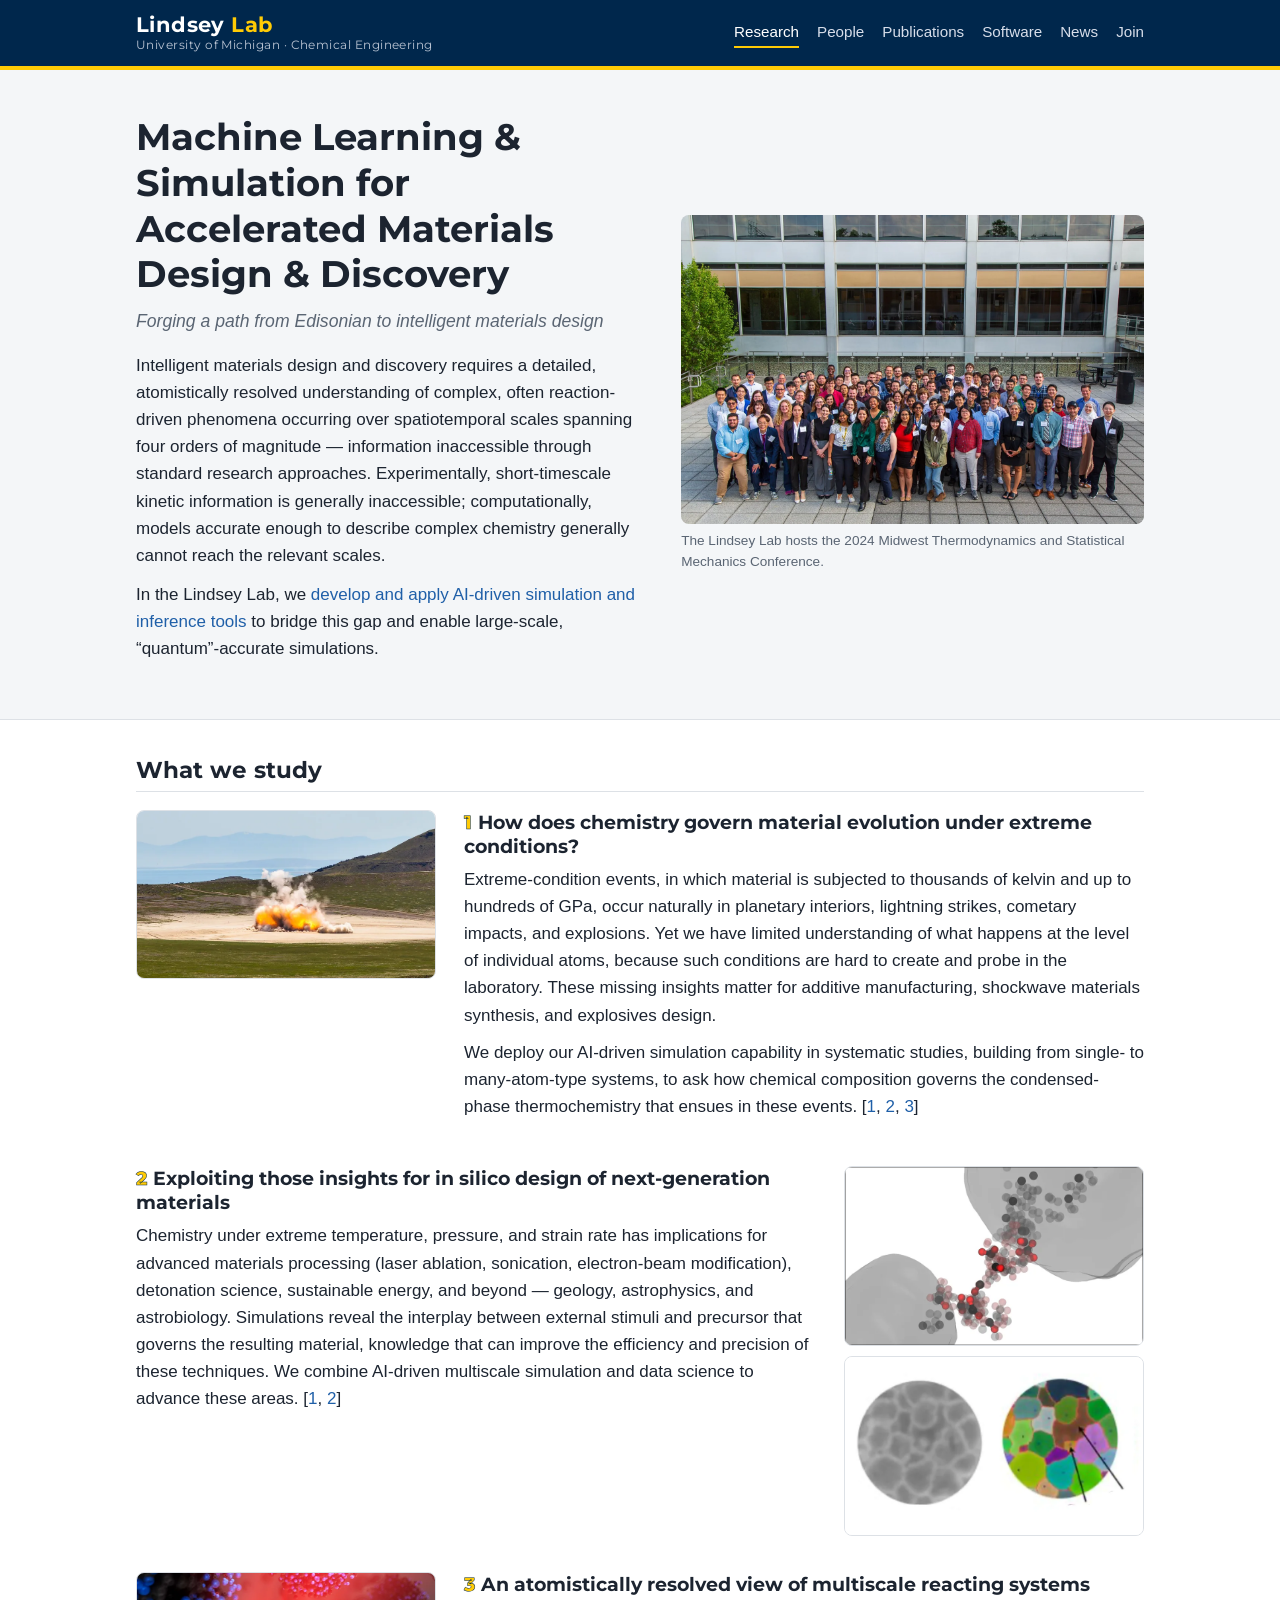
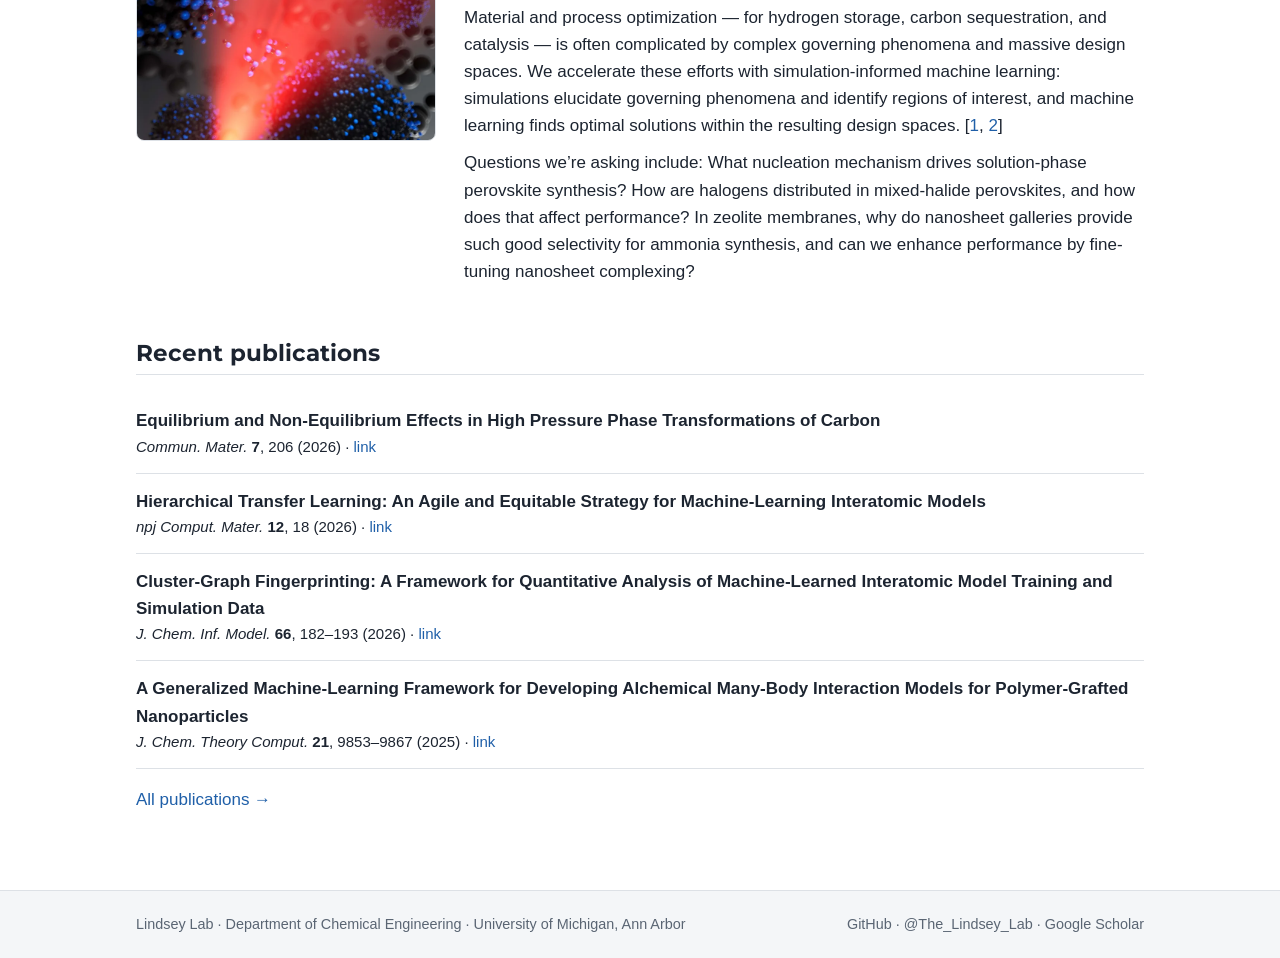
<file: index.html>
<!doctype html>
<html lang="en">
<head>
  <meta charset="utf-8">
  <meta name="viewport" content="width=device-width, initial-scale=1">
  <title>Lindsey Lab | University of Michigan</title>
  <meta name="description" content="The Lindsey Lab at the University of Michigan develops AI-driven simulation tools for chemistry and materials under extreme conditions.">
  <link rel="preconnect" href="https://fonts.googleapis.com">
  <link rel="preconnect" href="https://fonts.gstatic.com" crossorigin>
  <link href="https://fonts.googleapis.com/css2?family=Montserrat:wght@600;700;800&display=swap" rel="stylesheet">
  <link rel="stylesheet" href="css/style.css">
</head>
<body>

<header class="site-header">
  <div class="wrap">
    <a class="brand" href="index.html">Lindsey <span>Lab</span><small>University of Michigan &middot; Chemical Engineering</small></a>
    <nav class="site-nav">
      <a href="index.html" aria-current="page">Research</a>
      <a href="people.html">People</a>
      <a href="publications.html">Publications</a>
      <a href="software.html">Software</a>
      <a href="news.html">News</a>
      <a href="join.html">Join</a>
    </nav>
  </div>
</header>

<section class="hero">
  <div class="wrap">
    <div>
      <h1>Machine Learning &amp; Simulation for Accelerated Materials Design &amp; Discovery</h1>
      <p class="tagline">Forging a path from Edisonian to intelligent materials design</p>
      <p>
        Intelligent materials design and discovery requires a detailed, atomistically resolved
        understanding of complex, often reaction-driven phenomena occurring over spatiotemporal scales
        spanning four orders of magnitude &mdash; information inaccessible through standard research
        approaches. Experimentally, short-timescale kinetic information is generally inaccessible; computationally,
        models accurate enough to describe complex chemistry generally cannot reach the relevant scales.
      </p>
      <p>
        In the Lindsey Lab, we <a href="software.html">develop and apply AI-driven simulation and inference tools</a>
        to bridge this gap and enable large-scale, &ldquo;quantum&rdquo;-accurate simulations.
      </p>
    </div>
    <figure><img src="img/group/mtsm2024.webp" alt="Lindsey Lab group photo"><figcaption>The Lindsey Lab hosts the 2024 Midwest Thermodynamics and Statistical Mechanics Conference.</figcaption></figure>
  </div>
</section>

<main>
  <div class="wrap">

    <h2>What we study</h2>

    <div class="thrust">
      <div class="thrust-img">
        <img src="img/research/extreme-conditions.webp" alt="Explosive detonation test" loading="lazy">
      </div>
      <div>
        <h3><span class="num">1</span>How does chemistry govern material evolution under extreme conditions?</h3>
        <p>
          Extreme-condition events, in which material is subjected to thousands of kelvin and up to hundreds of
          GPa, occur naturally in planetary interiors, lightning strikes, cometary impacts, and explosions. Yet we
          have limited understanding of what happens at the level of individual atoms, because such conditions are
          hard to create and probe in the laboratory. These missing insights matter for additive manufacturing,
          shockwave materials synthesis, and explosives design.
        </p>
        <p>
          We deploy our AI-driven simulation capability in systematic studies, building from single- to
          many-atom-type systems, to ask how chemical composition governs the condensed-phase thermochemistry
          that ensues in these events.
          [<a href="https://doi.org/10.1063/5.0157238">1</a>,
          <a href="https://doi.org/10.1039/C9SC00155G">2</a>,
          <a href="https://doi.org/10.1021/acs.jctc.7b00867">3</a>]
        </p>
      </div>
    </div>

    <div class="thrust">
      <div class="thrust-img">
        <img src="img/research/nanocarbon-clusters.webp" alt="Simulated carbon nanoparticle clusters and microstructure analysis" loading="lazy">
        <img src="img/research/microstructure.webp" alt="Simulated carbon nanoparticle clusters and microstructure analysis" loading="lazy">
      </div>
      <div>
        <h3><span class="num">2</span>Exploiting those insights for in silico design of next-generation materials</h3>
        <p>
          Chemistry under extreme temperature, pressure, and strain rate has implications for advanced materials
          processing (laser ablation, sonication, electron-beam modification), detonation science, sustainable
          energy, and beyond &mdash; geology, astrophysics, and astrobiology. Simulations reveal the interplay
          between external stimuli and precursor that governs the resulting material, knowledge that can improve
          the efficiency and precision of these techniques. We combine AI-driven multiscale simulation and data
          science to advance these areas.
          [<a href="https://doi.org/10.1038/s41467-019-14034-z">1</a>,
          <a href="https://doi.org/10.1038/s41467-022-29024-x">2</a>]
        </p>
      </div>
    </div>

    <div class="thrust">
      <div class="thrust-img">
        <img src="img/research/carbon-oxygen.webp" alt="Carbon condensation in a shocked carbon/oxygen system" loading="lazy">
      </div>
      <div>
        <h3><span class="num">3</span>An atomistically resolved view of multiscale reacting systems</h3>
        <p>
          Material and process optimization &mdash; for hydrogen storage, carbon sequestration, and catalysis
          &mdash; is often complicated by complex governing phenomena and massive design spaces. We accelerate these
          efforts with simulation-informed machine learning: simulations elucidate governing phenomena and identify
          regions of interest, and machine learning finds optimal solutions within the resulting design spaces.
          [<a href="https://www.osti.gov/biblio/1662036">1</a>,
          <a href="https://doi.org/10.1038/s41467-022-29024-x">2</a>]
        </p>
        <p>
          Questions we&rsquo;re asking include: What nucleation mechanism drives solution-phase perovskite synthesis?
          How are halogens distributed in mixed-halide perovskites, and how does that affect performance? In zeolite
          membranes, why do nanosheet galleries provide such good selectivity for ammonia synthesis, and can we
          enhance performance by fine-tuning nanosheet complexing?
        </p>
      </div>
    </div>

    <h2>Recent publications</h2>
    <ul class="pubs">
      <li class="noimg"><div><div class="title">Equilibrium and Non-Equilibrium Effects in High Pressure Phase Transformations of Carbon</div><div class="venue"><em>Commun. Mater.</em> <b>7</b>, 206 (2026) &middot; <a href="https://doi.org/10.1038/s43246-026-01179-w">link</a></div></div></li>
      <li class="noimg"><div><div class="title">Hierarchical Transfer Learning: An Agile and Equitable Strategy for Machine-Learning Interatomic Models</div><div class="venue"><em>npj Comput. Mater.</em> <b>12</b>, 18 (2026) &middot; <a href="https://doi.org/10.1038/s41524-025-01863-4">link</a></div></div></li>
      <li class="noimg"><div><div class="title">Cluster-Graph Fingerprinting: A Framework for Quantitative Analysis of Machine-Learned Interatomic Model Training and Simulation Data</div><div class="venue"><em>J. Chem. Inf. Model.</em> <b>66</b>, 182&ndash;193 (2026) &middot; <a href="https://doi.org/10.1021/acs.jcim.5c02179">link</a></div></div></li>
      <li class="noimg"><div><div class="title">A Generalized Machine-Learning Framework for Developing Alchemical Many-Body Interaction Models for Polymer-Grafted Nanoparticles</div><div class="venue"><em>J. Chem. Theory Comput.</em> <b>21</b>, 9853&ndash;9867 (2025) &middot; <a href="https://doi.org/10.1021/acs.jctc.5c00901">link</a></div></div></li>
    </ul>
    <p><a href="publications.html">All publications &rarr;</a></p>

  </div>
</main>

<footer class="site-footer">
  <div class="wrap">
    <span>Lindsey Lab &middot; Department of Chemical Engineering &middot; University of Michigan, Ann Arbor</span>
    <span>
      <a href="https://github.com/LindseyLab-umich">GitHub</a> &middot;
      <a href="https://x.com/The_Lindsey_Lab">@The_Lindsey_Lab</a> &middot;
      <a href="https://scholar.google.com/citations?user=S1kLwmQAAAAJ">Google Scholar</a>
    </span>
  </div>
</footer>

</body>
</html>
</file>
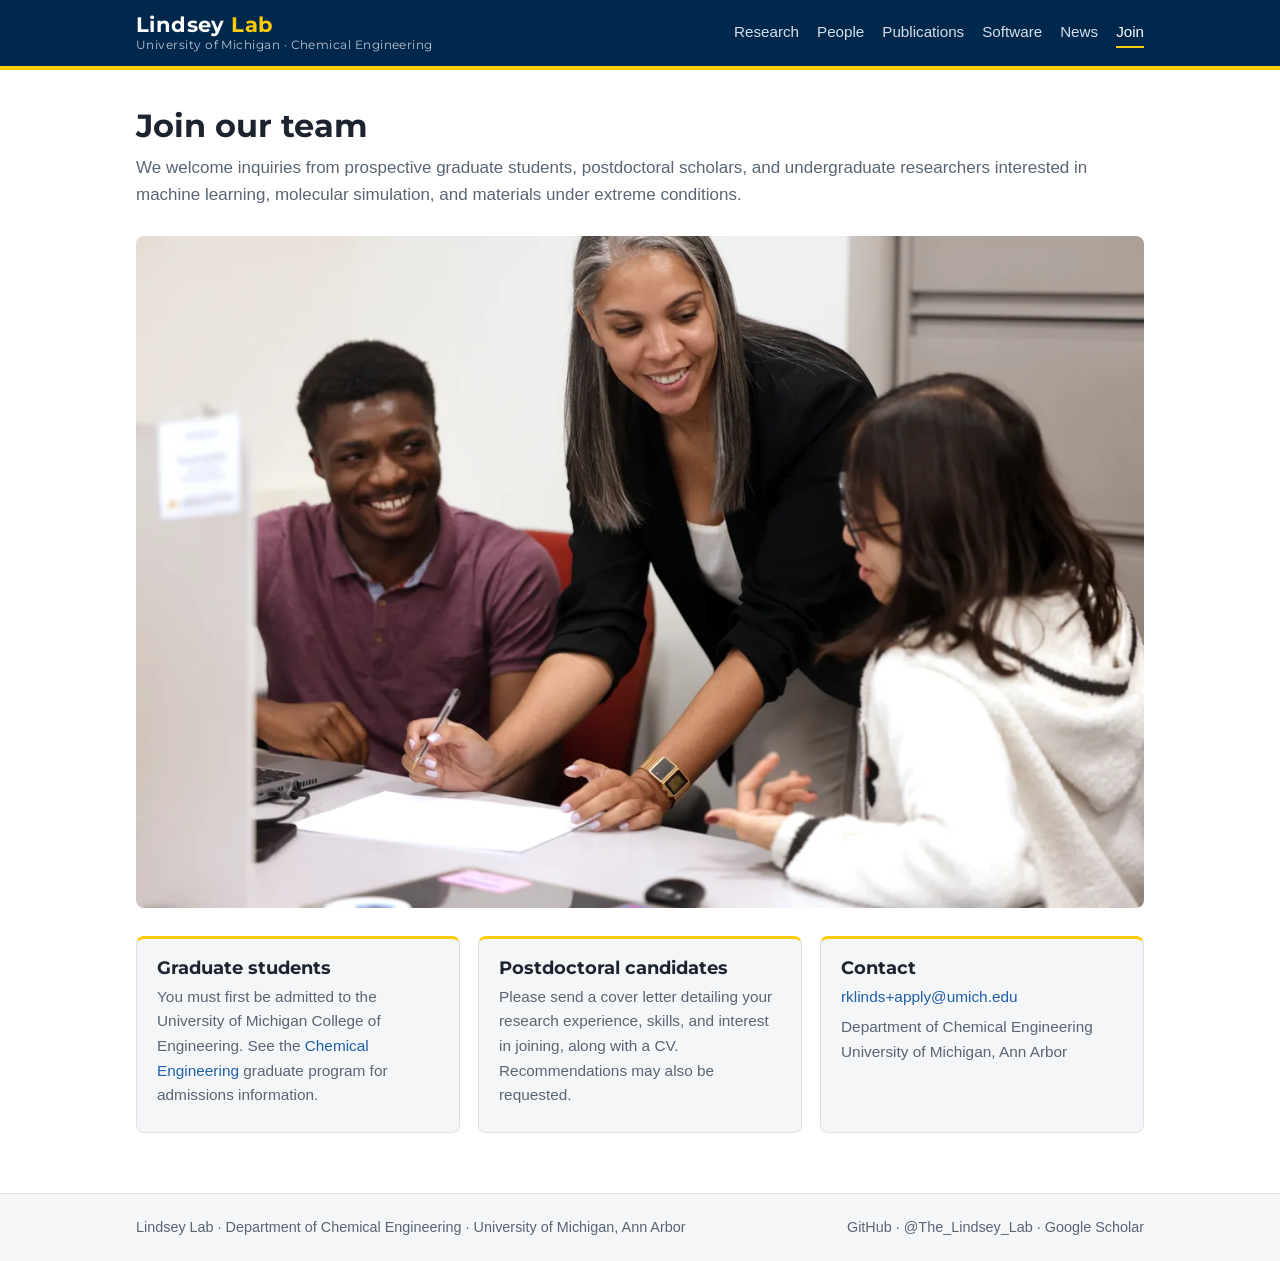
<file: join.html>
<!doctype html>
<html lang="en">
<head>
  <meta charset="utf-8">
  <meta name="viewport" content="width=device-width, initial-scale=1">
  <title>Join | Lindsey Lab</title>
  <link rel="preconnect" href="https://fonts.googleapis.com">
  <link rel="preconnect" href="https://fonts.gstatic.com" crossorigin>
  <link href="https://fonts.googleapis.com/css2?family=Montserrat:wght@600;700;800&display=swap" rel="stylesheet">
  <link rel="stylesheet" href="css/style.css">
</head>
<body>

<header class="site-header">
  <div class="wrap">
    <a class="brand" href="index.html">Lindsey <span>Lab</span><small>University of Michigan &middot; Chemical Engineering</small></a>
    <nav class="site-nav">
      <a href="index.html">Research</a>
      <a href="people.html">People</a>
      <a href="publications.html">Publications</a>
      <a href="software.html">Software</a>
      <a href="news.html">News</a>
      <a href="join.html" aria-current="page">Join</a>
    </nav>
  </div>
</header>

<main>
  <div class="wrap">

    <h1 class="page-title">Join our team</h1>
    <p class="lead">
      We welcome inquiries from prospective graduate students, postdoctoral scholars, and undergraduate researchers
      interested in machine learning, molecular simulation, and materials under extreme conditions.
    </p>

    <img src="img/group/mentoring.webp" alt="Dr. Lindsey working with lab members" style="border-radius:8px;margin-bottom:28px">

    <div class="grid">
      <div class="card">
        <h3>Graduate students</h3>
        <p>
          You must first be admitted to the University of Michigan College of Engineering. See the
          <a href="https://che.engin.umich.edu/">Chemical Engineering</a> graduate program for admissions information.
        </p>
      </div>
      <div class="card">
        <h3>Postdoctoral candidates</h3>
        <p>
          Please send a cover letter detailing your research experience, skills, and interest in joining, along with
          a CV. Recommendations may also be requested.
        </p>
      </div>
      <div class="card">
        <h3>Contact</h3>
        <p><a href="mailto:rklinds+apply@umich.edu">rklinds+apply@umich.edu</a></p>
        <p>Department of Chemical Engineering<br>University of Michigan, Ann Arbor</p>
      </div>
    </div>

  </div>
</main>

<footer class="site-footer">
  <div class="wrap">
    <span>Lindsey Lab &middot; Department of Chemical Engineering &middot; University of Michigan, Ann Arbor</span>
    <span>
      <a href="https://github.com/LindseyLab-umich">GitHub</a> &middot;
      <a href="https://x.com/The_Lindsey_Lab">@The_Lindsey_Lab</a> &middot;
      <a href="https://scholar.google.com/citations?user=S1kLwmQAAAAJ">Google Scholar</a>
    </span>
  </div>
</footer>

</body>
</html>
</file>
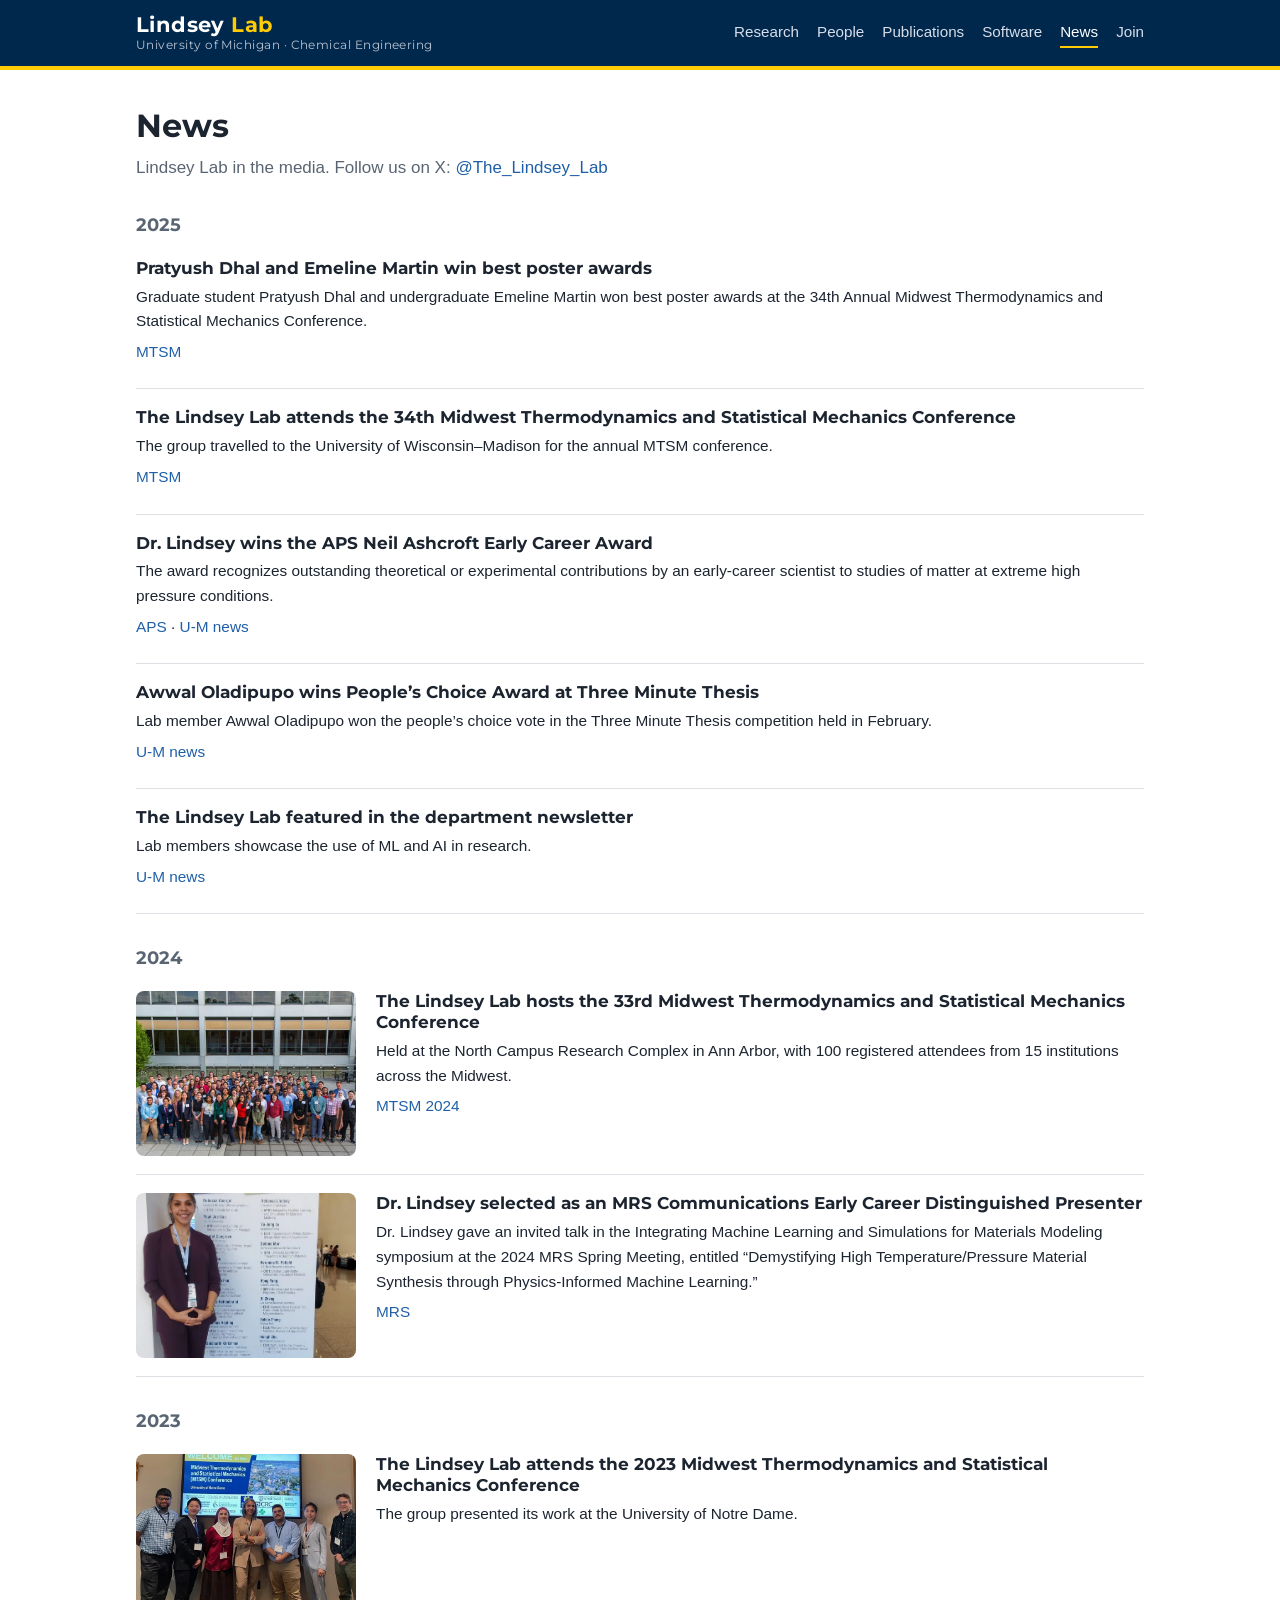
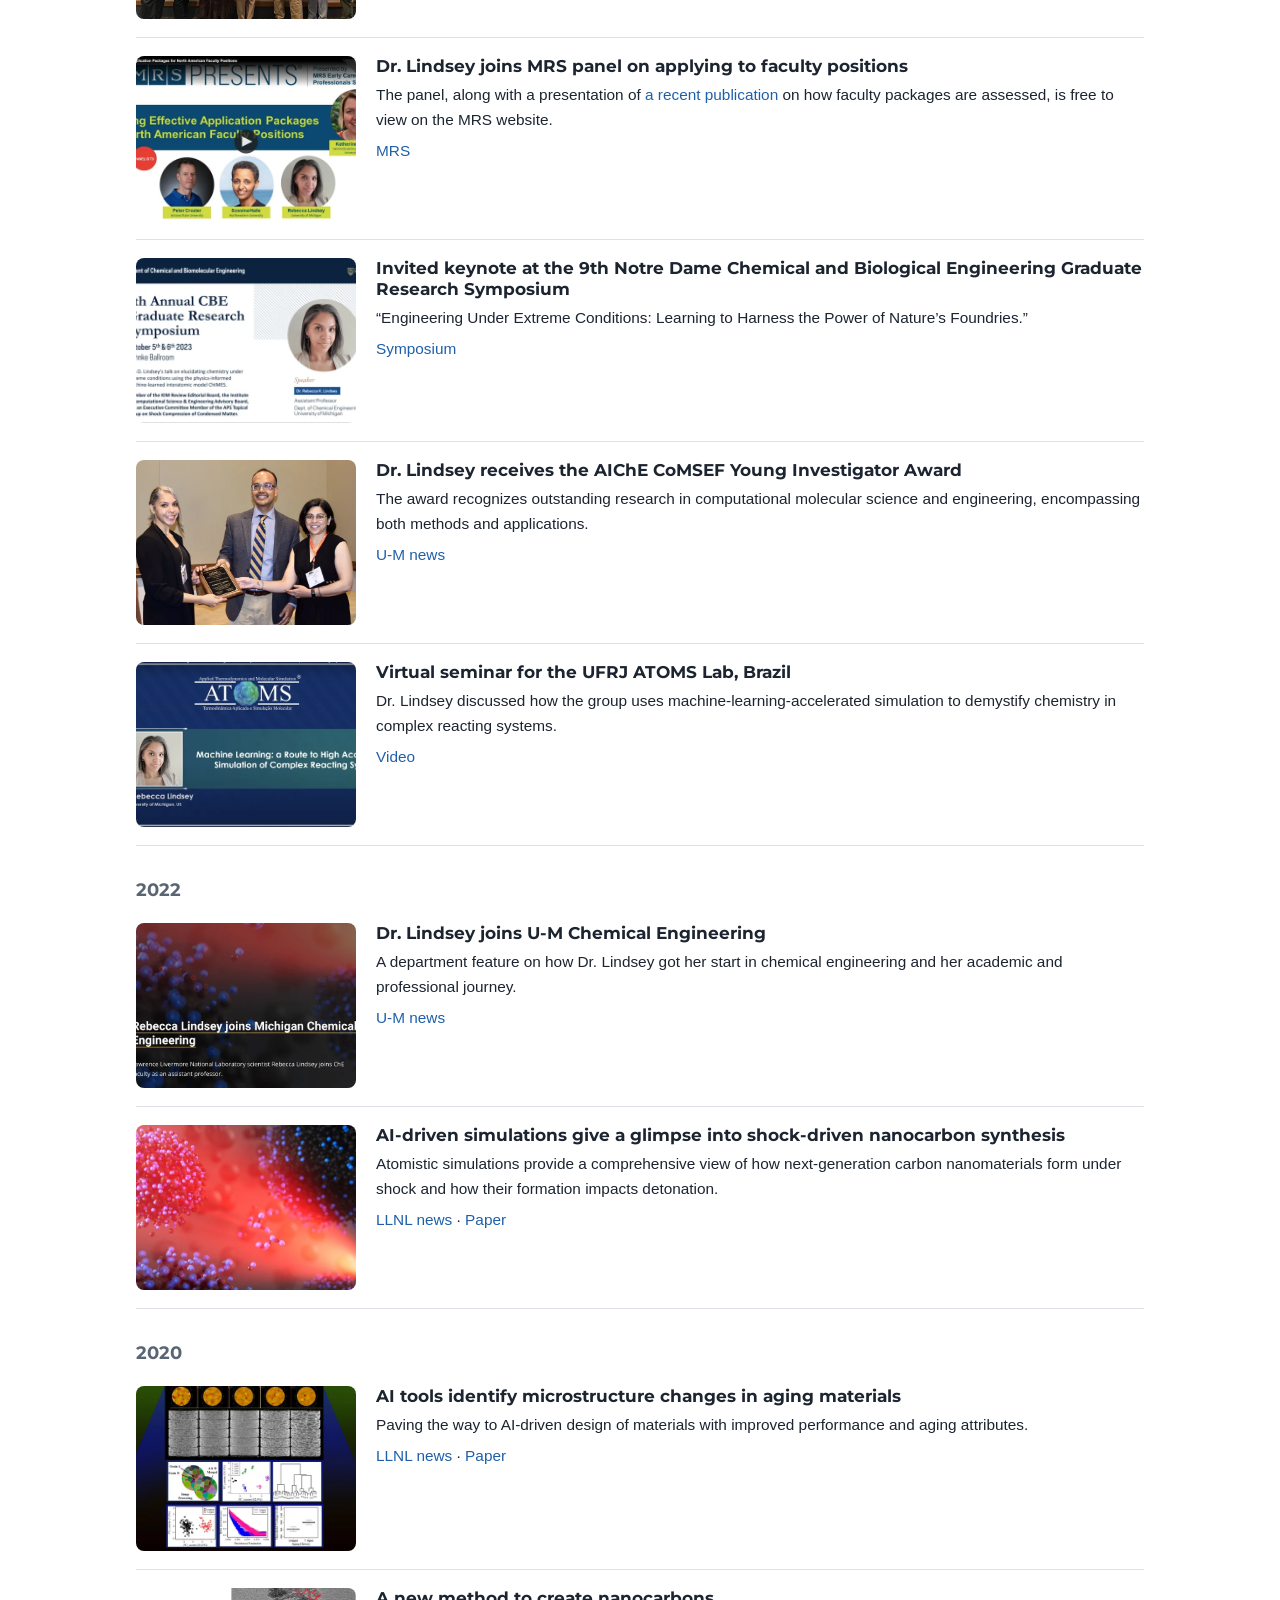
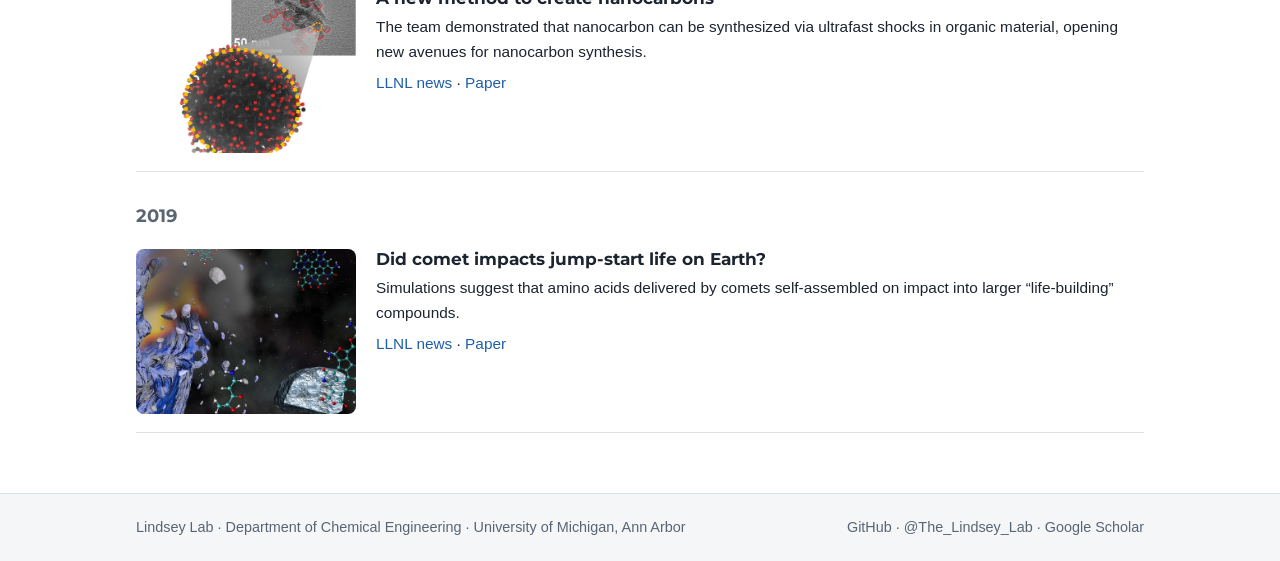
<file: news.html>
<!doctype html>
<html lang="en">
<head>
  <meta charset="utf-8">
  <meta name="viewport" content="width=device-width, initial-scale=1">
  <title>News | Lindsey Lab</title>
  <link rel="preconnect" href="https://fonts.googleapis.com">
  <link rel="preconnect" href="https://fonts.gstatic.com" crossorigin>
  <link href="https://fonts.googleapis.com/css2?family=Montserrat:wght@600;700;800&display=swap" rel="stylesheet">
  <link rel="stylesheet" href="css/style.css">
</head>
<body>

<header class="site-header">
  <div class="wrap">
    <a class="brand" href="index.html">Lindsey <span>Lab</span><small>University of Michigan &middot; Chemical Engineering</small></a>
    <nav class="site-nav">
      <a href="index.html">Research</a>
      <a href="people.html">People</a>
      <a href="publications.html">Publications</a>
      <a href="software.html">Software</a>
      <a href="news.html" aria-current="page">News</a>
      <a href="join.html">Join</a>
    </nav>
  </div>
</header>

<main>
  <div class="wrap">

    <h1 class="page-title">News</h1>
    <p class="lead">Lindsey Lab in the media. Follow us on X: <a href="https://x.com/The_Lindsey_Lab">@The_Lindsey_Lab</a></p>

    <h3 class="year">2025</h3>
    <ul class="news">
      <li class="noimg">
        
        <div>
          <h3>Pratyush Dhal and Emeline Martin win best poster awards</h3>
          <p>Graduate student Pratyush Dhal and undergraduate Emeline Martin won best poster awards at the 34th Annual Midwest Thermodynamics and Statistical Mechanics Conference.</p>
          <p class="links"><a href="https://mtsm.che.wisc.edu/">MTSM</a></p>
        </div>
      </li>
      <li class="noimg">
        
        <div>
          <h3>The Lindsey Lab attends the 34th Midwest Thermodynamics and Statistical Mechanics Conference</h3>
          <p>The group travelled to the University of Wisconsin&ndash;Madison for the annual MTSM conference.</p>
          <p class="links"><a href="https://mtsm.che.wisc.edu/">MTSM</a></p>
        </div>
      </li>
      <li class="noimg">
        
        <div>
          <h3>Dr. Lindsey wins the APS Neil Ashcroft Early Career Award</h3>
          <p>The award recognizes outstanding theoretical or experimental contributions by an early-career scientist to studies of matter at extreme high pressure conditions.</p>
          <p class="links"><a href="https://www.aps.org/funding-recognition/award/neil-ashcroft-award">APS</a> &middot; <a href="https://che.engin.umich.edu/2024/10/23/rebecca-lindsey-and-sharon-glotzer-receive-aps-awards/">U-M news</a></p>
        </div>
      </li>
      <li class="noimg">
        
        <div>
          <h3>Awwal Oladipupo wins People&rsquo;s Choice Award at Three Minute Thesis</h3>
          <p>Lab member Awwal Oladipupo won the people&rsquo;s choice vote in the Three Minute Thesis competition held in February.</p>
          <p class="links"><a href="https://che.engin.umich.edu/2025/02/24/accelerating-innovation-with-machine-learning/">U-M news</a></p>
        </div>
      </li>
      <li class="noimg">
        
        <div>
          <h3>The Lindsey Lab featured in the department newsletter</h3>
          <p>Lab members showcase the use of ML and AI in research.</p>
          <p class="links"><a href="https://che.engin.umich.edu/2025/02/24/accelerating-innovation-with-machine-learning/">U-M news</a></p>
        </div>
      </li>
    </ul>
    <h3 class="year">2024</h3>
    <ul class="news">
      <li>
        <img src="img/news/mtsm2024.webp" alt="" loading="lazy">
        <div>
          <h3>The Lindsey Lab hosts the 33rd Midwest Thermodynamics and Statistical Mechanics Conference</h3>
          <p>Held at the North Campus Research Complex in Ann Arbor, with 100 registered attendees from 15 institutions across the Midwest.</p>
          <p class="links"><a href="https://sites.google.com/umich.edu/mtsm2024">MTSM 2024</a></p>
        </div>
      </li>
      <li>
        <img src="img/news/mrs-2024.webp" alt="" loading="lazy">
        <div>
          <h3>Dr. Lindsey selected as an MRS Communications Early Career Distinguished Presenter</h3>
          <p>Dr. Lindsey gave an invited talk in the Integrating Machine Learning and Simulations for Materials Modeling symposium at the 2024 MRS Spring Meeting, entitled &ldquo;Demystifying High Temperature/Pressure Material Synthesis through Physics-Informed Machine Learning.&rdquo;</p>
          <p class="links"><a href="https://www.mrs.org/meetings-events/spring-meetings-exhibits/2024-mrs-spring-meeting/symposium-sessions/presentations/detail/2024_mrs_spring_meeting/2024_mrs_spring_meeting-4024117">MRS</a></p>
        </div>
      </li>
    </ul>
    <h3 class="year">2023</h3>
    <ul class="news">
      <li>
        <img src="img/news/mtsm2023.webp" alt="" loading="lazy">
        <div>
          <h3>The Lindsey Lab attends the 2023 Midwest Thermodynamics and Statistical Mechanics Conference</h3>
          <p>The group presented its work at the University of Notre Dame.</p>
          
        </div>
      </li>
      <li>
        <img src="img/news/mrs-panel.webp" alt="" loading="lazy">
        <div>
          <h3>Dr. Lindsey joins MRS panel on applying to faculty positions</h3>
          <p>The panel, along with a presentation of <a href="https://link.springer.com/article/10.1557/s43577-023-00573-w">a recent publication</a> on how faculty packages are assessed, is free to view on the MRS website.</p>
          <p class="links"><a href="https://mrs.digitellinc.com/sessions/38796/view">MRS</a></p>
        </div>
      </li>
      <li>
        <img src="img/news/notre-dame.webp" alt="" loading="lazy">
        <div>
          <h3>Invited keynote at the 9th Notre Dame Chemical and Biological Engineering Graduate Research Symposium</h3>
          <p>&ldquo;Engineering Under Extreme Conditions: Learning to Harness the Power of Nature&rsquo;s Foundries.&rdquo;</p>
          <p class="links"><a href="https://cbegso.nd.edu/symposium/keynote-speaker/">Symposium</a></p>
        </div>
      </li>
      <li>
        <img src="img/news/comsef.webp" alt="" loading="lazy">
        <div>
          <h3>Dr. Lindsey receives the AIChE CoMSEF Young Investigator Award</h3>
          <p>The award recognizes outstanding research in computational molecular science and engineering, encompassing both methods and applications.</p>
          <p class="links"><a href="https://che.engin.umich.edu/2023/07/20/rebecca-lindsey-receives-computational-molecular-science-and-engineering-forum-young-investigator-award/">U-M news</a></p>
        </div>
      </li>
      <li>
        <img src="img/news/ufrj.webp" alt="" loading="lazy">
        <div>
          <h3>Virtual seminar for the UFRJ ATOMS Lab, Brazil</h3>
          <p>Dr. Lindsey discussed how the group uses machine-learning-accelerated simulation to demystify chemistry in complex reacting systems.</p>
          <p class="links"><a href="https://www.youtube.com/watch?v=2gwv9pe11Q4">Video</a></p>
        </div>
      </li>
    </ul>
    <h3 class="year">2022</h3>
    <ul class="news">
      <li>
        <img src="img/news/joins-um.webp" alt="" loading="lazy">
        <div>
          <h3>Dr. Lindsey joins U-M Chemical Engineering</h3>
          <p>A department feature on how Dr. Lindsey got her start in chemical engineering and her academic and professional journey.</p>
          <p class="links"><a href="https://che.engin.umich.edu/2022/09/28/rebecca-lindsey-joins-u-m-chemical-engineering/">U-M news</a></p>
        </div>
      </li>
      <li>
        <img src="img/news/nanocarbon-2022.webp" alt="" loading="lazy">
        <div>
          <h3>AI-driven simulations give a glimpse into shock-driven nanocarbon synthesis</h3>
          <p>Atomistic simulations provide a comprehensive view of how next-generation carbon nanomaterials form under shock and how their formation impacts detonation.</p>
          <p class="links"><a href="https://www.llnl.gov/news/paving-way-tailor-made-carbon-nanomaterials-and-more-accurate-energetic-materials-modeling">LLNL news</a> &middot; <a href="https://doi.org/10.1038/s41467-022-29024-x">Paper</a></p>
        </div>
      </li>
    </ul>
    <h3 class="year">2020</h3>
    <ul class="news">
      <li>
        <img src="img/news/aging.webp" alt="" loading="lazy">
        <div>
          <h3>AI tools identify microstructure changes in aging materials</h3>
          <p>Paving the way to AI-driven design of materials with improved performance and aging attributes.</p>
          <p class="links"><a href="https://www.llnl.gov/news/ai-identifies-change-microstructure-aging-materials">LLNL news</a> &middot; <a href="https://doi.org/10.1016/j.commatsci.2020.109782">Paper</a></p>
        </div>
      </li>
      <li>
        <img src="img/news/nanocarbon-2020.webp" alt="" loading="lazy">
        <div>
          <h3>A new method to create nanocarbons</h3>
          <p>The team demonstrated that nanocarbon can be synthesized via ultrafast shocks in organic material, opening new avenues for nanocarbon synthesis.</p>
          <p class="links"><a href="https://www.llnl.gov/news/llnl-discovers-new-method-create-nanocarbons">LLNL news</a> &middot; <a href="https://doi.org/10.1038/s41467-019-14034-z">Paper</a></p>
        </div>
      </li>
    </ul>
    <h3 class="year">2019</h3>
    <ul class="news">
      <li>
        <img src="img/news/comets.webp" alt="" loading="lazy">
        <div>
          <h3>Did comet impacts jump-start life on Earth?</h3>
          <p>Simulations suggest that amino acids delivered by comets self-assembled on impact into larger &ldquo;life-building&rdquo; compounds.</p>
          <p class="links"><a href="https://www.llnl.gov/news/did-comet-impacts-jump-start-life-earth">LLNL news</a> &middot; <a href="https://doi.org/10.1039/C9SC00155G">Paper</a></p>
        </div>
      </li>
    </ul>

  </div>
</main>

<footer class="site-footer">
  <div class="wrap">
    <span>Lindsey Lab &middot; Department of Chemical Engineering &middot; University of Michigan, Ann Arbor</span>
    <span>
      <a href="https://github.com/LindseyLab-umich">GitHub</a> &middot;
      <a href="https://x.com/The_Lindsey_Lab">@The_Lindsey_Lab</a> &middot;
      <a href="https://scholar.google.com/citations?user=S1kLwmQAAAAJ">Google Scholar</a>
    </span>
  </div>
</footer>

</body>
</html>
</file>
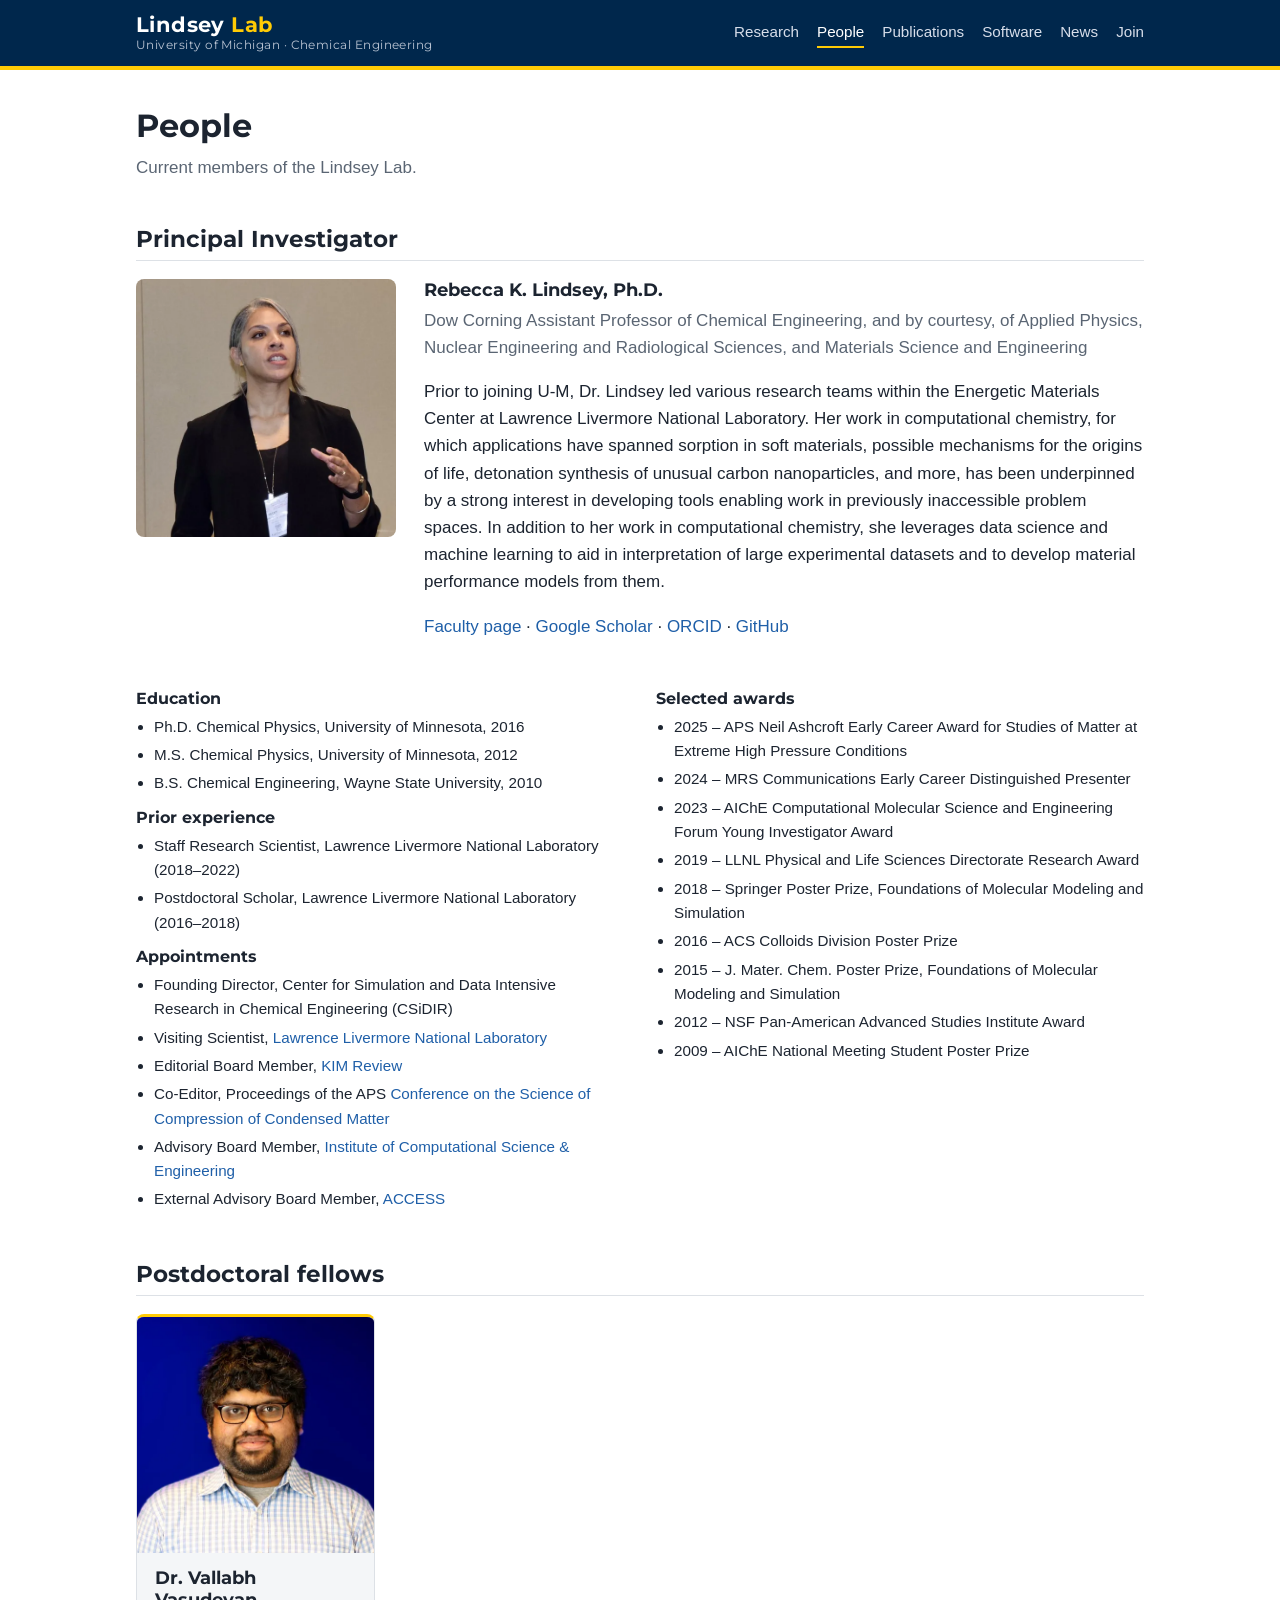
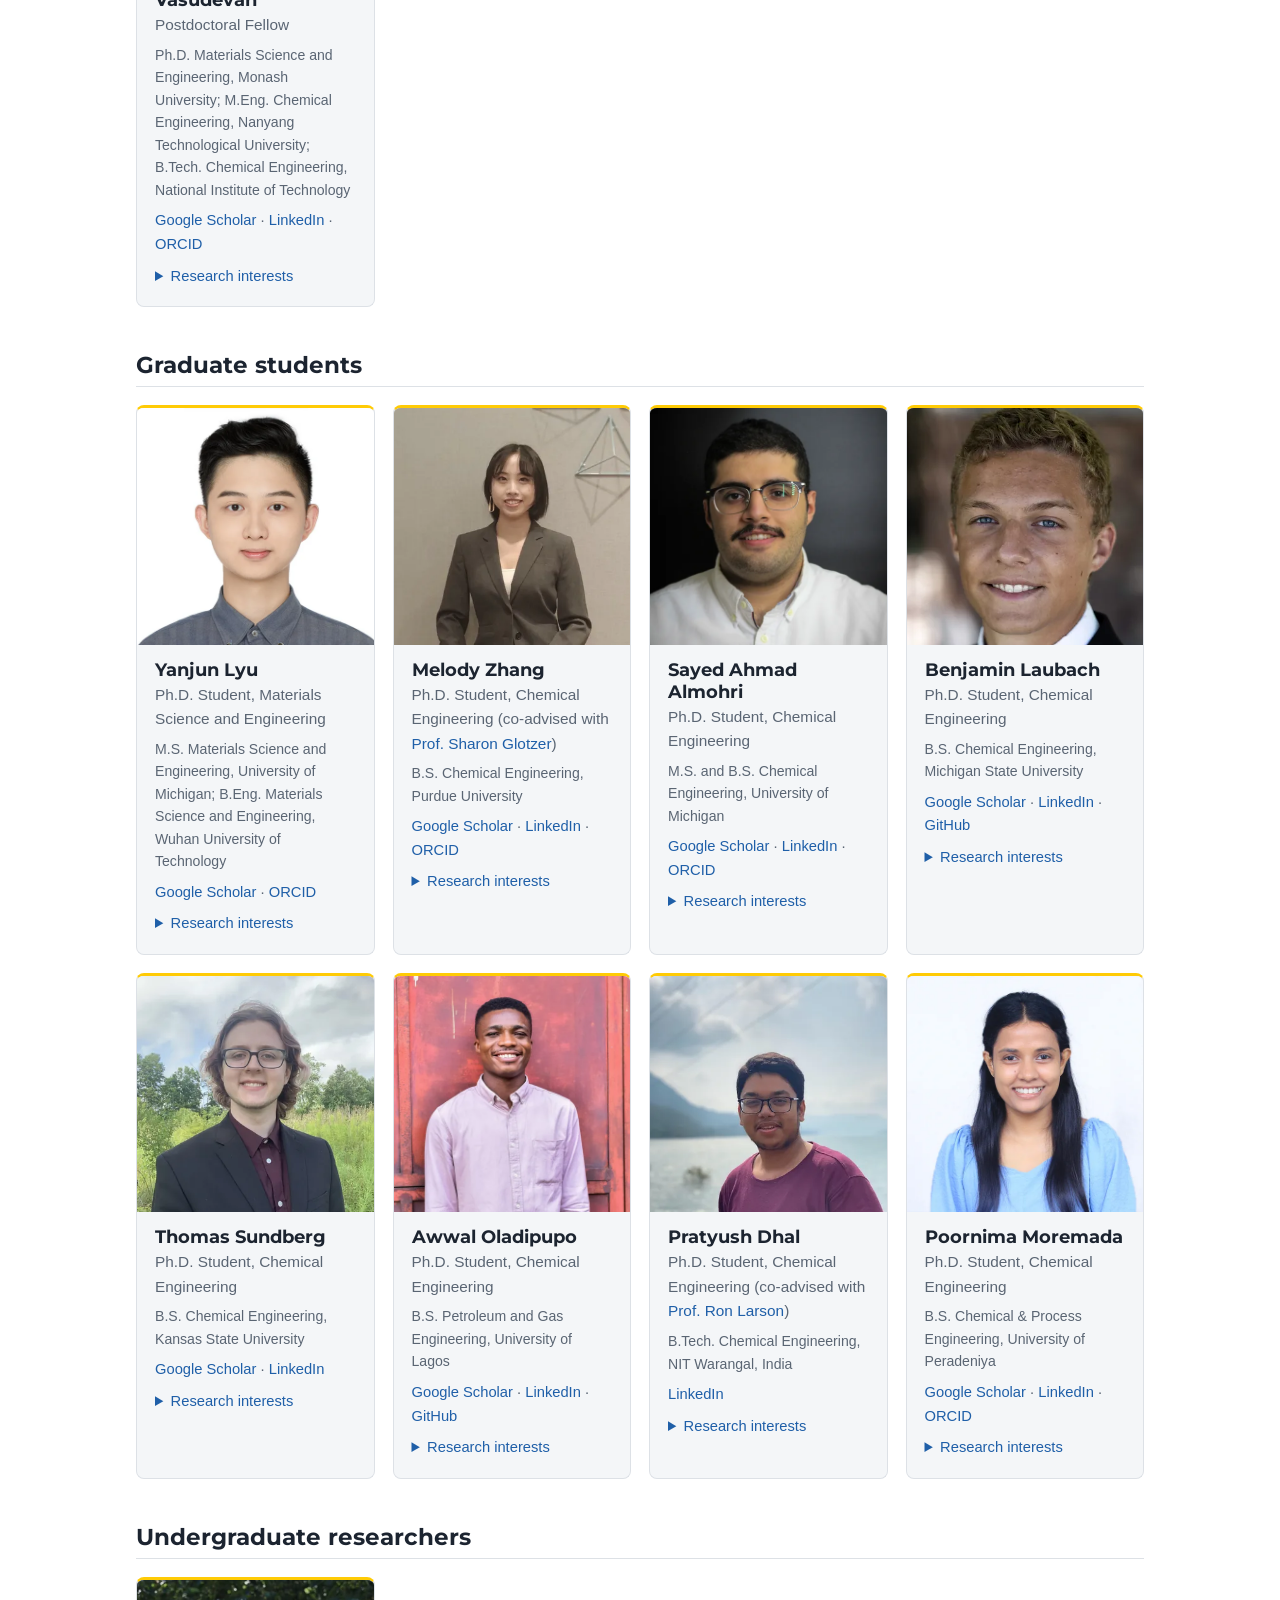
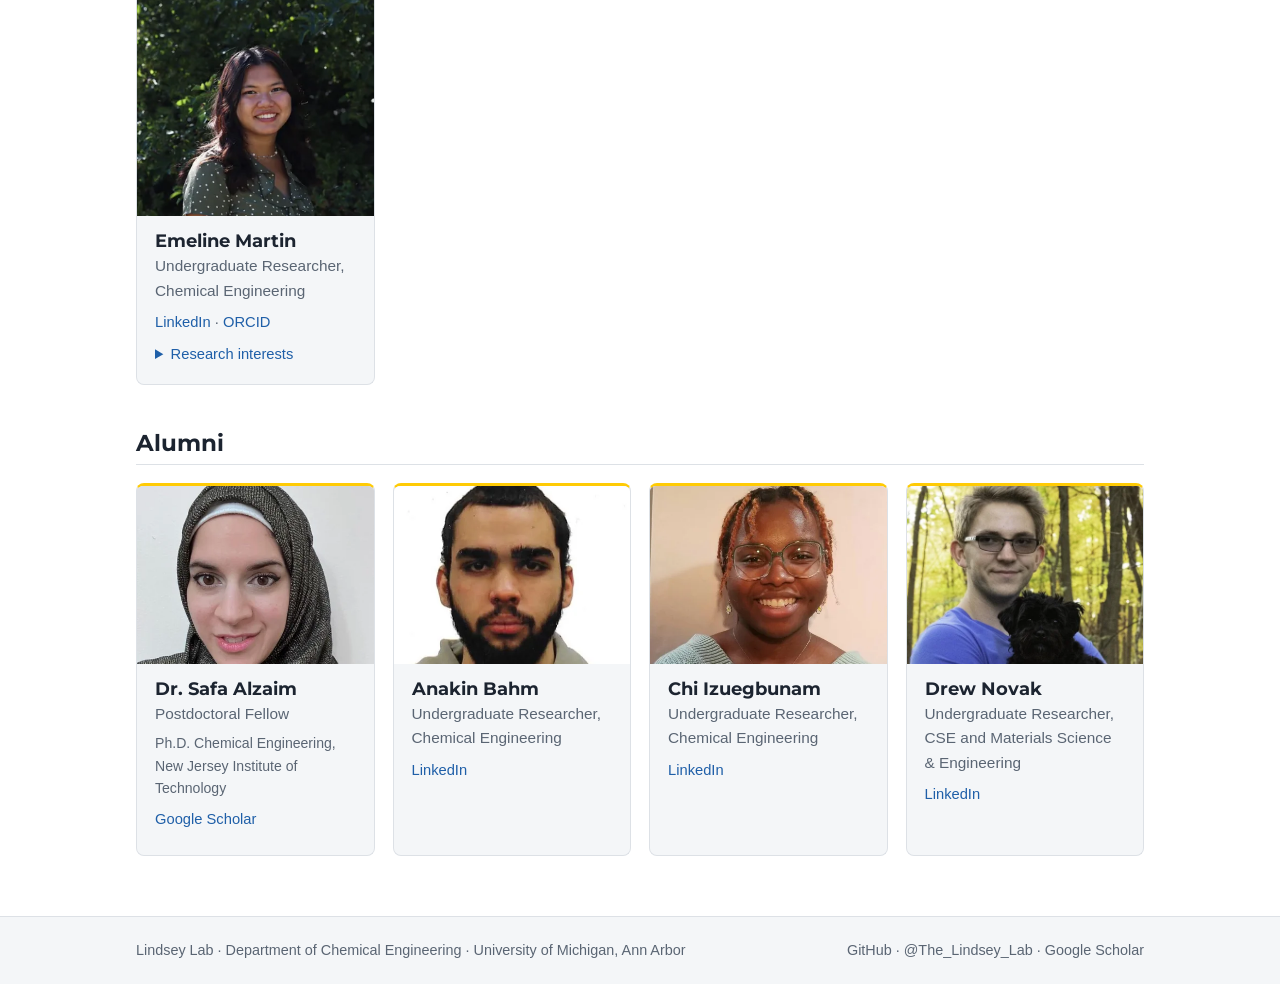
<file: people.html>
<!doctype html>
<html lang="en">
<head>
  <meta charset="utf-8">
  <meta name="viewport" content="width=device-width, initial-scale=1">
  <title>People | Lindsey Lab</title>
  <link rel="preconnect" href="https://fonts.googleapis.com">
  <link rel="preconnect" href="https://fonts.gstatic.com" crossorigin>
  <link href="https://fonts.googleapis.com/css2?family=Montserrat:wght@600;700;800&display=swap" rel="stylesheet">
  <link rel="stylesheet" href="css/style.css">
</head>
<body>

<header class="site-header">
  <div class="wrap">
    <a class="brand" href="index.html">Lindsey <span>Lab</span><small>University of Michigan &middot; Chemical Engineering</small></a>
    <nav class="site-nav">
      <a href="index.html">Research</a>
      <a href="people.html" aria-current="page">People</a>
      <a href="publications.html">Publications</a>
      <a href="software.html">Software</a>
      <a href="news.html">News</a>
      <a href="join.html">Join</a>
    </nav>
  </div>
</header>

<main>
  <div class="wrap">

    <h1 class="page-title">People</h1>
    <p class="lead">Current members of the Lindsey Lab.</p>

    <h2>Principal Investigator</h2>
    <div class="pi">
      <img src="img/people/lindsey.webp" alt="Rebecca K. Lindsey">
      <div>
        <h3>Rebecca K. Lindsey, Ph.D.</h3>
        <p class="role">
          Dow Corning Assistant Professor of Chemical Engineering, and by courtesy, of Applied Physics,
          Nuclear Engineering and Radiological Sciences, and Materials Science and Engineering
        </p>
        <p>
          Prior to joining U-M, Dr. Lindsey led various research teams within the Energetic Materials Center at
          Lawrence Livermore National Laboratory. Her work in computational chemistry, for which applications have
          spanned sorption in soft materials, possible mechanisms for the origins of life, detonation synthesis of
          unusual carbon nanoparticles, and more, has been underpinned by a strong interest in developing tools
          enabling work in previously inaccessible problem spaces. In addition to her work in computational
          chemistry, she leverages data science and machine learning to aid in interpretation of large
          experimental datasets and to develop material performance models from them.
        </p>
        <p>
          <a href="https://che.engin.umich.edu/people/lindsey-rebecca/">Faculty page</a> &middot;
          <a href="https://scholar.google.com/citations?user=S1kLwmQAAAAJ">Google Scholar</a> &middot;
          <a href="https://orcid.org/0000-0002-3438-9064">ORCID</a> &middot;
          <a href="https://github.com/rk-lindsey">GitHub</a>
        </p>
      </div>
    </div>

    <div class="cv">
      <div>
        <h3>Education</h3>
        <ul>
          <li>Ph.D. Chemical Physics, University of Minnesota, 2016</li>
          <li>M.S. Chemical Physics, University of Minnesota, 2012</li>
          <li>B.S. Chemical Engineering, Wayne State University, 2010</li>
        </ul>
        <h3>Prior experience</h3>
        <ul>
          <li>Staff Research Scientist, Lawrence Livermore National Laboratory (2018&ndash;2022)</li>
          <li>Postdoctoral Scholar, Lawrence Livermore National Laboratory (2016&ndash;2018)</li>
        </ul>
        <h3>Appointments</h3>
        <ul>
          <li>Founding Director, Center for Simulation and Data Intensive Research in Chemical Engineering (CSiDIR)</li>
          <li>Visiting Scientist, <a href="https://pls.llnl.gov/research-and-development/materials-science">Lawrence Livermore National Laboratory</a></li>
          <li>Editorial Board Member, <a href="https://kimreview.org/">KIM Review</a></li>
          <li>Co-Editor, Proceedings of the APS <a href="https://engage.aps.org/gccm/meetings">Conference on the Science of Compression of Condensed Matter</a></li>
          <li>Advisory Board Member, <a href="https://www.i-comse.org">Institute of Computational Science &amp; Engineering</a></li>
          <li>External Advisory Board Member, <a href="https://allocations.access-ci.org">ACCESS</a></li>
        </ul>
      </div>
      <div>
        <h3>Selected awards</h3>
        <ul>
          <li>2025 &ndash; APS Neil Ashcroft Early Career Award for Studies of Matter at Extreme High Pressure Conditions</li>
          <li>2024 &ndash; MRS Communications Early Career Distinguished Presenter</li>
          <li>2023 &ndash; AIChE Computational Molecular Science and Engineering Forum Young Investigator Award</li>
          <li>2019 &ndash; LLNL Physical and Life Sciences Directorate Research Award</li>
          <li>2018 &ndash; Springer Poster Prize, Foundations of Molecular Modeling and Simulation</li>
          <li>2016 &ndash; ACS Colloids Division Poster Prize</li>
          <li>2015 &ndash; J. Mater. Chem. Poster Prize, Foundations of Molecular Modeling and Simulation</li>
          <li>2012 &ndash; NSF Pan-American Advanced Studies Institute Award</li>
          <li>2009 &ndash; AIChE National Meeting Student Poster Prize</li>
        </ul>
      </div>
    </div>

    <h2>Postdoctoral fellows</h2>
    <div class="grid people">
      <div class="card member">
        <img class="photo" src="img/people/vasudevan.webp" alt="Dr. Vallabh Vasudevan" loading="lazy">
        <div class="body">
          <h3>Dr. Vallabh Vasudevan</h3>
          <p>Postdoctoral Fellow</p>
          <p class="edu">Ph.D. Materials Science and Engineering, Monash University; M.Eng. Chemical Engineering, Nanyang Technological University; B.Tech. Chemical Engineering, National Institute of Technology</p>
          <p class="links"><a href="https://scholar.google.com/citations?user=htfHPzsAAAAJ">Google Scholar</a> &middot; <a href="https://www.linkedin.com/in/vallabh-vasudevan/">LinkedIn</a> &middot; <a href="https://orcid.org/0000-0001-7933-4924">ORCID</a></p>
          <details><summary>Research interests</summary><blockquote>&ldquo;I am interested in the application of computational techniques towards identifying and understanding key interactions that drive materials chemistry. I have worked on application of atomistic modeling towards biomass conversion and magnesium electrochemistry. I am excited by the unique window provided by computational techniques into physical and chemical interactions around us.&rdquo;</blockquote><p><strong>Hobbies:</strong> Reading, quizzing, taking a walk, watching movies and watching sports, mostly football (aka soccer in the US) and cricket.</p></details>
        </div>
      </div>
    </div>

    <h2>Graduate students</h2>
    <div class="grid people">
      <div class="card member">
        <img class="photo" src="img/people/lyu.webp" alt="Yanjun Lyu" loading="lazy">
        <div class="body">
          <h3>Yanjun Lyu</h3>
          <p>Ph.D. Student, Materials Science and Engineering</p>
          <p class="edu">M.S. Materials Science and Engineering, University of Michigan; B.Eng. Materials Science and Engineering, Wuhan University of Technology</p>
          <p class="links"><a href="https://scholar.google.com/citations?user=Tf38IeMAAAAJ">Google Scholar</a> &middot; <a href="https://orcid.org/0000-0003-1243-233X">ORCID</a></p>
          <details><summary>Research interests</summary><blockquote>&ldquo;I am interested in application-oriented material microstructural design and the discovery of new materials. I have a passion for applying computational methods and tools for the enlightenment of advanced materials discovery and design.&rdquo;</blockquote><p><strong>Hobbies:</strong> Traveling, cooking, playing piano, appreciating performance cars.</p></details>
        </div>
      </div>
      <div class="card member">
        <img class="photo" src="img/people/zhang.webp" alt="Melody Zhang" loading="lazy">
        <div class="body">
          <h3>Melody Zhang</h3>
          <p>Ph.D. Student, Chemical Engineering (co-advised with <a href="https://glotzerlab.engin.umich.edu/home/">Prof. Sharon Glotzer</a>)</p>
          <p class="edu">B.S. Chemical Engineering, Purdue University</p>
          <p class="links"><a href="https://scholar.google.com/citations?user=cbLeR-UAAAAJ">Google Scholar</a> &middot; <a href="https://www.linkedin.com/in/melody-zhang-978b4a184/">LinkedIn</a> &middot; <a href="https://orcid.org/0000-0001-9788-9958">ORCID</a></p>
          <details><summary>Research interests</summary><blockquote>&ldquo;I am interested in understanding the scientific principles of particle systems and using computational methods to introduce breakthroughs in material design. I am excited to use machine learning and atomistic simulation to accelerate this progress.&rdquo;</blockquote><p><strong>Hobbies:</strong> Biking, hiking, baking &amp; decorating cakes, reading, listening to pop music, watching forensic movies/TV shows.</p></details>
        </div>
      </div>
      <div class="card member">
        <img class="photo" src="img/people/almohri.webp" alt="Sayed Ahmad Almohri" loading="lazy">
        <div class="body">
          <h3>Sayed Ahmad Almohri</h3>
          <p>Ph.D. Student, Chemical Engineering</p>
          <p class="edu">M.S. and B.S. Chemical Engineering, University of Michigan</p>
          <p class="links"><a href="https://scholar.google.com/citations?user=5PXtUt8AAAAJ">Google Scholar</a> &middot; <a href="https://www.linkedin.com/in/sayed-ahmad-almohri/">LinkedIn</a> &middot; <a href="https://orcid.org/0000-0003-2104-0899">ORCID</a></p>
          <details><summary>Research interests</summary><blockquote>&ldquo;I want to explore the boundaries of science through novel technologies and scientific computing methods. I am interested in particle and atomistic simulations, multiscale modeling, and complex systems.&rdquo;</blockquote><p><strong>Hobbies:</strong> Cooking, playing and watching football (aka soccer in the US), and sometimes watching squirrels.</p></details>
        </div>
      </div>
      <div class="card member">
        <img class="photo" src="img/people/laubach.webp" alt="Benjamin Laubach" loading="lazy">
        <div class="body">
          <h3>Benjamin Laubach</h3>
          <p>Ph.D. Student, Chemical Engineering</p>
          <p class="edu">B.S. Chemical Engineering, Michigan State University</p>
          <p class="links"><a href="https://scholar.google.com/citations?user=E0sHhpAAAAAJ">Google Scholar</a> &middot; <a href="https://www.linkedin.com/in/benjamin-laubach-3372a4193/">LinkedIn</a> &middot; <a href="https://github.com/laubachb">GitHub</a></p>
          <details><summary>Research interests</summary><blockquote>&ldquo;I am interested in applying machine learning techniques to atomistic modeling with the goal of aiding in the discovery of new materials.&rdquo;</blockquote><p><strong>Hobbies:</strong> Basketball, card games, spending time with friends and family, college sports, true crime podcasts.</p></details>
        </div>
      </div>
      <div class="card member">
        <img class="photo" src="img/people/sundberg.webp" alt="Thomas Sundberg" loading="lazy">
        <div class="body">
          <h3>Thomas Sundberg</h3>
          <p>Ph.D. Student, Chemical Engineering</p>
          <p class="edu">B.S. Chemical Engineering, Kansas State University</p>
          <p class="links"><a href="https://scholar.google.com/citations?user=l2vrLX8AAAAJ">Google Scholar</a> &middot; <a href="https://www.linkedin.com/in/thomas-sundberg-12ab95256/">LinkedIn</a></p>
          <details><summary>Research interests</summary><blockquote>&ldquo;I am interested in the discovery of new materials as well as the development of the processes used to make them. I look forward to doing this by applying machine learning and simulation techniques.&rdquo;</blockquote><p><strong>Hobbies:</strong> Cooking, coffee shops, and listening to music.</p></details>
        </div>
      </div>
      <div class="card member">
        <img class="photo" src="img/people/oladipupo.webp" alt="Awwal Oladipupo" loading="lazy">
        <div class="body">
          <h3>Awwal Oladipupo</h3>
          <p>Ph.D. Student, Chemical Engineering</p>
          <p class="edu">B.S. Petroleum and Gas Engineering, University of Lagos</p>
          <p class="links"><a href="https://scholar.google.com/citations?user=AO3d_BoAAAAJ">Google Scholar</a> &middot; <a href="https://www.linkedin.com/in/awwal-oladipupo-6184ba15a/">LinkedIn</a> &middot; <a href="https://github.com/Awwal41">GitHub</a></p>
          <details><summary>Research interests</summary><blockquote>&ldquo;I am interested in leveraging computational techniques, such as machine learning, atomistic simulations, multiscale modeling, and software engineering, to accelerate the discovery and design of novel materials. I aim to harness these techniques&rsquo; power to gain a deep, atomistically-resolved understanding of intricate phenomena.&rdquo;</blockquote><p><strong>Hobbies:</strong> Listening to music, cooking, watching sci-fi movies, reading and coding.</p></details>
        </div>
      </div>
      <div class="card member">
        <img class="photo" src="img/people/dhal.webp" alt="Pratyush Dhal" loading="lazy">
        <div class="body">
          <h3>Pratyush Dhal</h3>
          <p>Ph.D. Student, Chemical Engineering (co-advised with <a href="https://cheresearch.engin.umich.edu/larson/">Prof. Ron Larson</a>)</p>
          <p class="edu">B.Tech. Chemical Engineering, NIT Warangal, India</p>
          <p class="links"><a href="https://linkedin.com/in/pratyush-dhal-b424361b6">LinkedIn</a></p>
          <details><summary>Research interests</summary><blockquote>&ldquo;I am interested in developing new models that aid in material discovery and characterization by applying the power of machine learning and AI to molecular simulations.&rdquo;</blockquote><p><strong>Hobbies:</strong> Piano, quizzing, poetry, philosophy, cooking, vlogs.</p></details>
        </div>
      </div>
      <div class="card member">
        <img class="photo" src="img/people/moremada.webp" alt="Poornima Moremada" loading="lazy">
        <div class="body">
          <h3>Poornima Moremada</h3>
          <p>Ph.D. Student, Chemical Engineering</p>
          <p class="edu">B.S. Chemical &amp; Process Engineering, University of Peradeniya</p>
          <p class="links"><a href="https://scholar.google.com/citations?user=yv0yERwAAAAJ">Google Scholar</a> &middot; <a href="https://www.linkedin.com/in/poornima-moremada-1244521a2/">LinkedIn</a> &middot; <a href="https://orcid.org/0009-0009-6243-5054">ORCID</a></p>
          <details><summary>Research interests</summary><blockquote>&ldquo;I am interested in applying machine learning to characterize molecular simulations, to explore and discover new domains.&rdquo;</blockquote><p><strong>Hobbies:</strong> Cricket, dancing, watching stand-up comedy.</p></details>
        </div>
      </div>
    </div>

    <h2>Undergraduate researchers</h2>
    <div class="grid people">
      <div class="card member">
        <img class="photo" src="img/people/martin.webp" alt="Emeline Martin" loading="lazy">
        <div class="body">
          <h3>Emeline Martin</h3>
          <p>Undergraduate Researcher, Chemical Engineering</p>
          
          <p class="links"><a href="https://www.linkedin.com/in/emeline-martin526">LinkedIn</a> &middot; <a href="https://orcid.org/0009-0000-5173-1645">ORCID</a></p>
          <details><summary>Research interests</summary><blockquote>&ldquo;I am interested in machine learning and simulation as it applies to thermodynamic principles. I appreciate how such technology can be applied to a variety of different industries, such as nano-materials and energy.&rdquo;</blockquote><p><strong>Hobbies:</strong> Running, swimming, reading, and playing my viola.</p></details>
        </div>
      </div>
    </div>

    <h2>Alumni</h2>
    <div class="grid people alumni">
      <div class="card member">
        <img class="photo" src="img/people/alzaim.webp" alt="Dr. Safa Alzaim" loading="lazy">
        <div class="body">
          <h3>Dr. Safa Alzaim</h3>
          <p>Postdoctoral Fellow</p>
          <p class="edu">Ph.D. Chemical Engineering, New Jersey Institute of Technology</p>
          <p class="links"><a href="https://scholar.google.com/citations?user=ZZJsMWQAAAAJ">Google Scholar</a></p>
        </div>
      </div>
      <div class="card member">
        <img class="photo" src="img/people/bahm.webp" alt="Anakin Bahm" loading="lazy">
        <div class="body">
          <h3>Anakin Bahm</h3>
          <p>Undergraduate Researcher, Chemical Engineering</p>
          
          <p class="links"><a href="https://www.linkedin.com/in/anakinbahm">LinkedIn</a></p>
        </div>
      </div>
      <div class="card member">
        <img class="photo" src="img/people/izuegbunam.webp" alt="Chi Izuegbunam" loading="lazy">
        <div class="body">
          <h3>Chi Izuegbunam</h3>
          <p>Undergraduate Researcher, Chemical Engineering</p>
          
          <p class="links"><a href="https://www.linkedin.com/in/chinenye-izuegbunam/">LinkedIn</a></p>
        </div>
      </div>
      <div class="card member">
        <img class="photo" src="img/people/novak.webp" alt="Drew Novak" loading="lazy">
        <div class="body">
          <h3>Drew Novak</h3>
          <p>Undergraduate Researcher, CSE and Materials Science &amp; Engineering</p>
          
          <p class="links"><a href="https://www.linkedin.com/in/drew-novak-440bb8254/">LinkedIn</a></p>
        </div>
      </div>
    </div>

  </div>
</main>

<footer class="site-footer">
  <div class="wrap">
    <span>Lindsey Lab &middot; Department of Chemical Engineering &middot; University of Michigan, Ann Arbor</span>
    <span>
      <a href="https://github.com/LindseyLab-umich">GitHub</a> &middot;
      <a href="https://x.com/The_Lindsey_Lab">@The_Lindsey_Lab</a> &middot;
      <a href="https://scholar.google.com/citations?user=S1kLwmQAAAAJ">Google Scholar</a>
    </span>
  </div>
</footer>

</body>
</html>
</file>
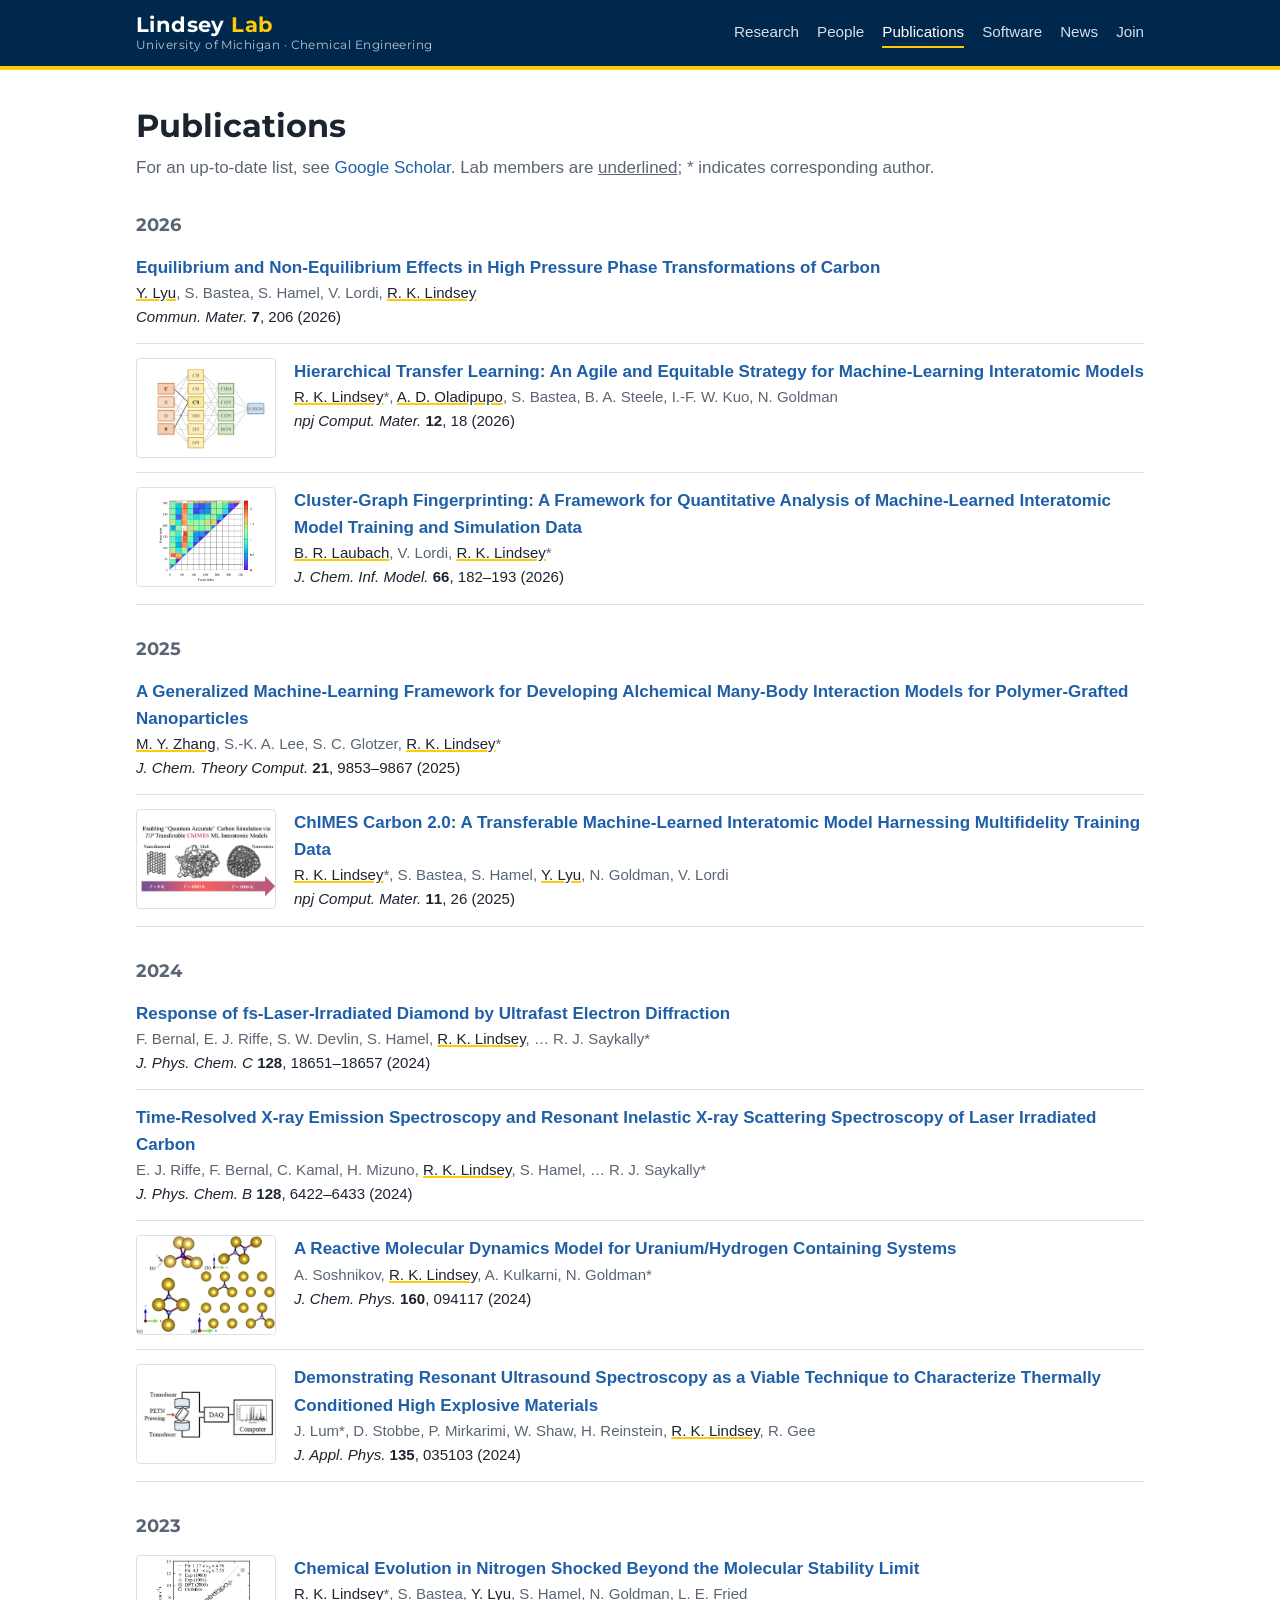
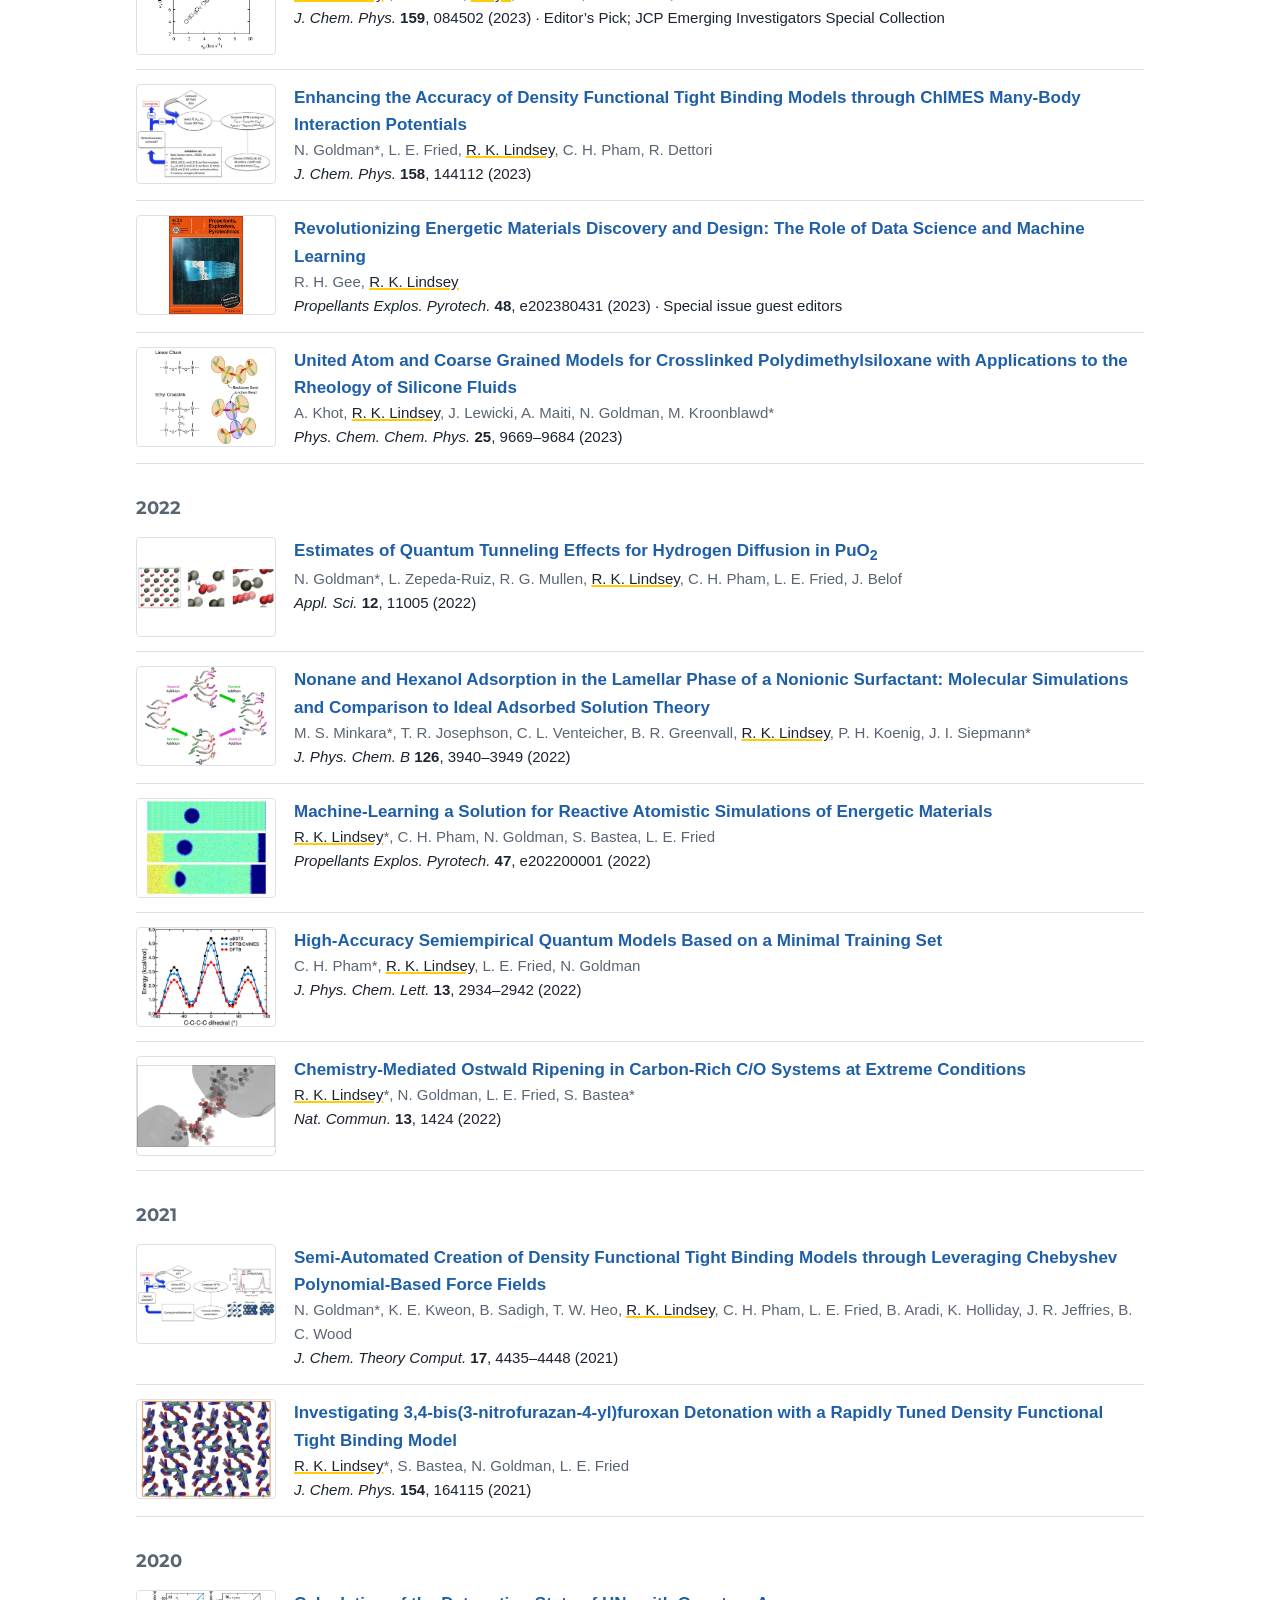
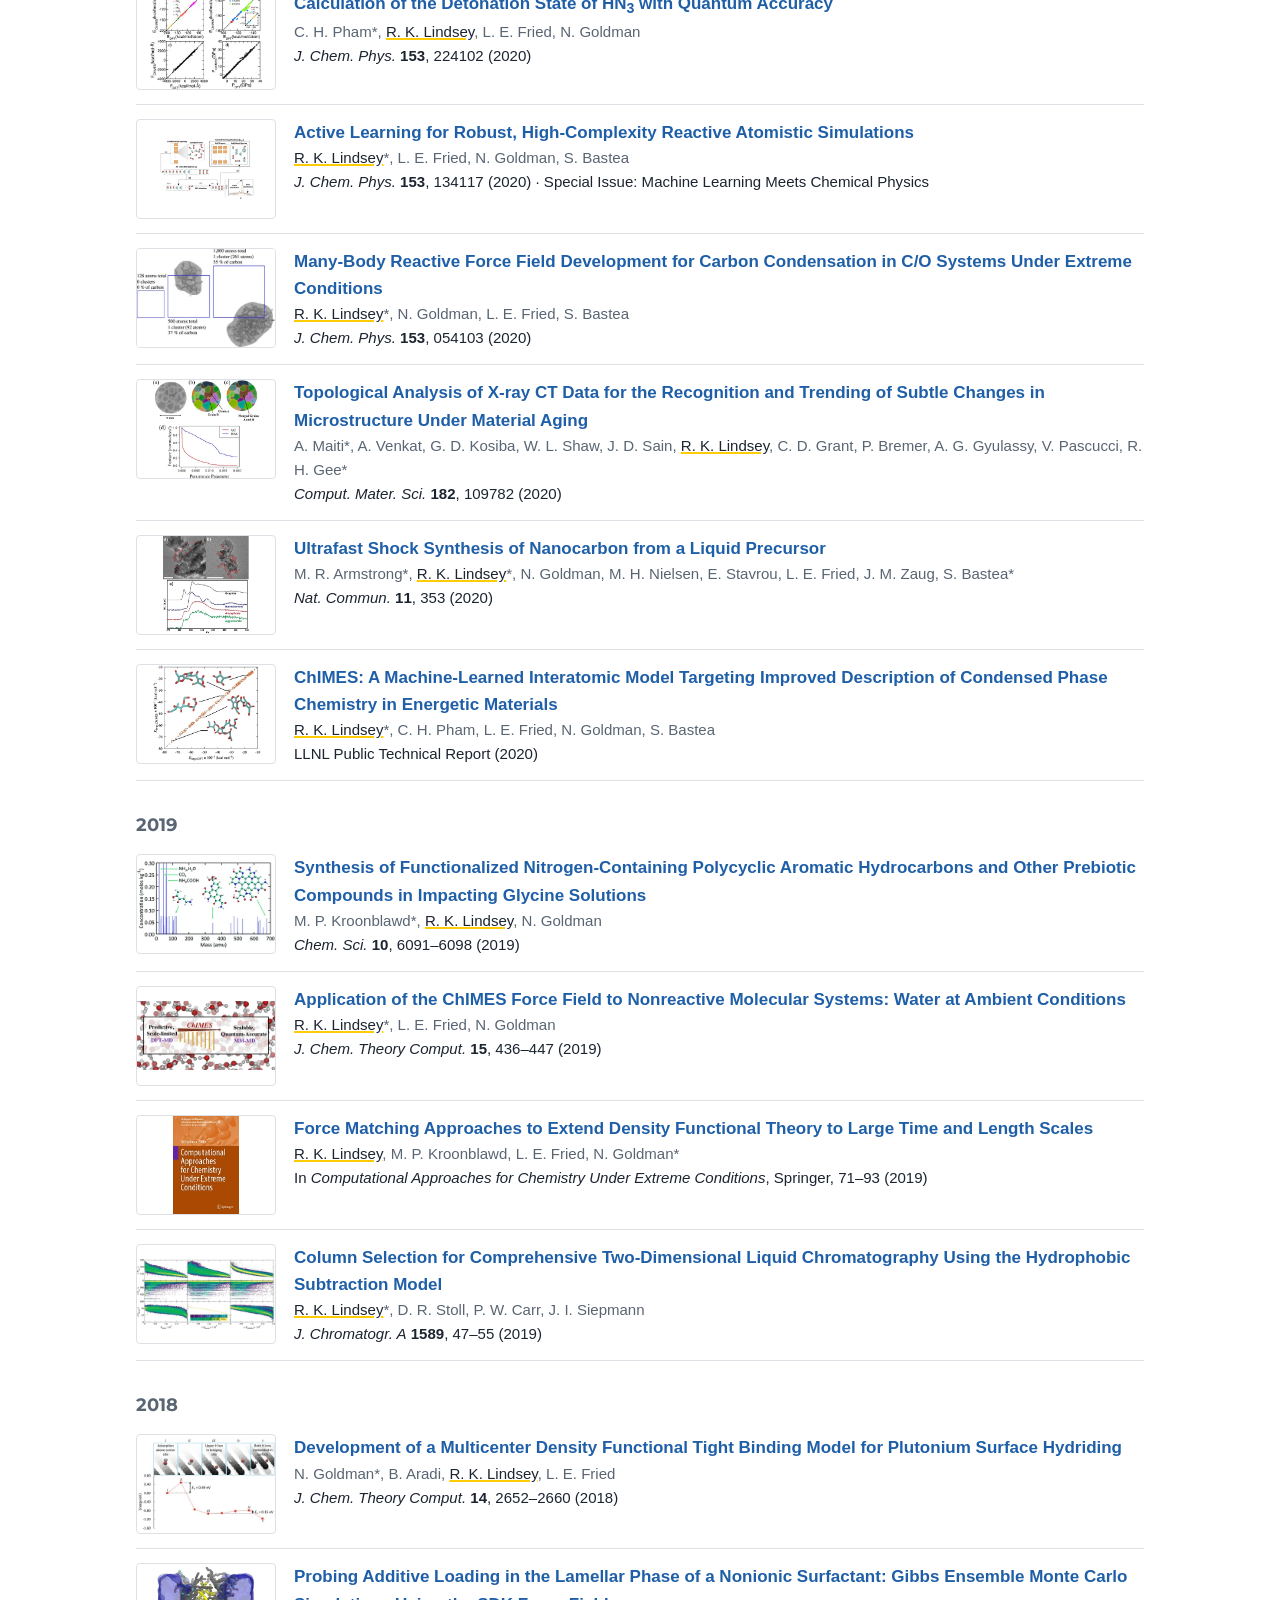
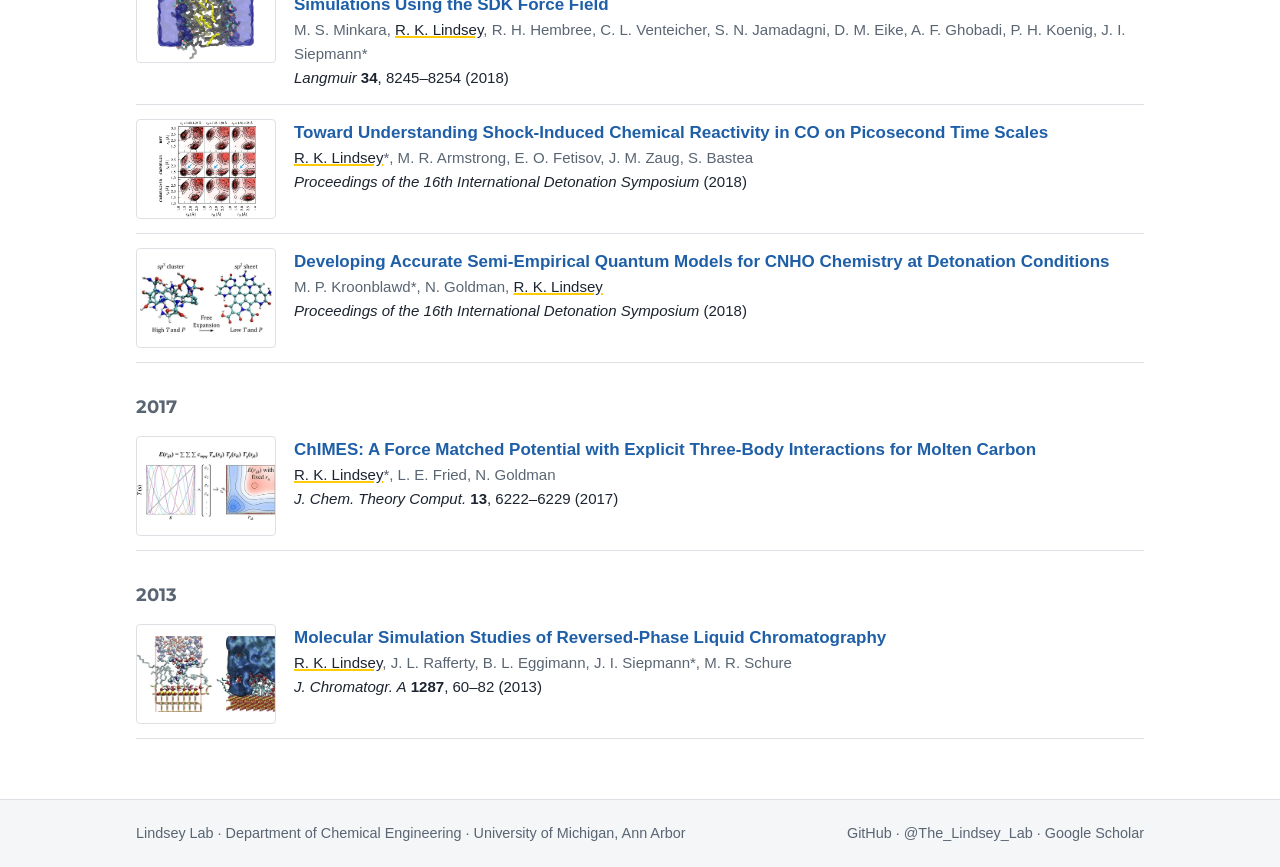
<file: publications.html>
<!doctype html>
<html lang="en">
<head>
  <meta charset="utf-8">
  <meta name="viewport" content="width=device-width, initial-scale=1">
  <title>Publications | Lindsey Lab</title>
  <link rel="preconnect" href="https://fonts.googleapis.com">
  <link rel="preconnect" href="https://fonts.gstatic.com" crossorigin>
  <link href="https://fonts.googleapis.com/css2?family=Montserrat:wght@600;700;800&display=swap" rel="stylesheet">
  <link rel="stylesheet" href="css/style.css">
</head>
<body>

<header class="site-header">
  <div class="wrap">
    <a class="brand" href="index.html">Lindsey <span>Lab</span><small>University of Michigan &middot; Chemical Engineering</small></a>
    <nav class="site-nav">
      <a href="index.html">Research</a>
      <a href="people.html">People</a>
      <a href="publications.html" aria-current="page">Publications</a>
      <a href="software.html">Software</a>
      <a href="news.html">News</a>
      <a href="join.html">Join</a>
    </nav>
  </div>
</header>

<main>
  <div class="wrap">

    <h1 class="page-title">Publications</h1>
    <p class="lead">
      For an up-to-date list, see <a href="https://scholar.google.com/citations?user=S1kLwmQAAAAJ">Google Scholar</a>.
      Lab members are <u>underlined</u>; * indicates corresponding author.
    </p>

    <h3 class="year">2026</h3>
    <ul class="pubs">
      <li class="noimg">
        <div>
          <div class="title"><a href="https://doi.org/10.1038/s43246-026-01179-w">Equilibrium and Non-Equilibrium Effects in High Pressure Phase Transformations of Carbon</a></div>
          <div class="authors"><u>Y. Lyu</u>, S. Bastea, S. Hamel, V. Lordi, <u>R. K. Lindsey</u></div>
          <div class="venue"><em>Commun. Mater.</em> <b>7</b>, 206 (2026)</div>
        </div>
      </li>
      <li><a class="thumb" href="https://doi.org/10.1038/s41524-025-01863-4"><img src="img/pubs/s41524-025-01863-4.webp" alt="" loading="lazy"></a>
        <div>
          <div class="title"><a href="https://doi.org/10.1038/s41524-025-01863-4">Hierarchical Transfer Learning: An Agile and Equitable Strategy for Machine-Learning Interatomic Models</a></div>
          <div class="authors"><u>R. K. Lindsey</u>*, <u>A. D. Oladipupo</u>, S. Bastea, B. A. Steele, I.-F. W. Kuo, N. Goldman</div>
          <div class="venue"><em>npj Comput. Mater.</em> <b>12</b>, 18 (2026)</div>
        </div>
      </li>
      <li><a class="thumb" href="https://doi.org/10.1021/acs.jcim.5c02179"><img src="img/pubs/acs-jcim-5c02179.webp" alt="" loading="lazy"></a>
        <div>
          <div class="title"><a href="https://doi.org/10.1021/acs.jcim.5c02179">Cluster-Graph Fingerprinting: A Framework for Quantitative Analysis of Machine-Learned Interatomic Model Training and Simulation Data</a></div>
          <div class="authors"><u>B. R. Laubach</u>, V. Lordi, <u>R. K. Lindsey</u>*</div>
          <div class="venue"><em>J. Chem. Inf. Model.</em> <b>66</b>, 182&ndash;193 (2026)</div>
        </div>
      </li>
    </ul>
    <h3 class="year">2025</h3>
    <ul class="pubs">
      <li class="noimg">
        <div>
          <div class="title"><a href="https://doi.org/10.1021/acs.jctc.5c00901">A Generalized Machine-Learning Framework for Developing Alchemical Many-Body Interaction Models for Polymer-Grafted Nanoparticles</a></div>
          <div class="authors"><u>M. Y. Zhang</u>, S.-K. A. Lee, S. C. Glotzer, <u>R. K. Lindsey</u>*</div>
          <div class="venue"><em>J. Chem. Theory Comput.</em> <b>21</b>, 9853&ndash;9867 (2025)</div>
        </div>
      </li>
      <li><a class="thumb" href="https://doi.org/10.1038/s41524-024-01497-y"><img src="img/pubs/s41524-024-01497-y.webp" alt="" loading="lazy"></a>
        <div>
          <div class="title"><a href="https://doi.org/10.1038/s41524-024-01497-y">ChIMES Carbon 2.0: A Transferable Machine-Learned Interatomic Model Harnessing Multifidelity Training Data</a></div>
          <div class="authors"><u>R. K. Lindsey</u>*, S. Bastea, S. Hamel, <u>Y. Lyu</u>, N. Goldman, V. Lordi</div>
          <div class="venue"><em>npj Comput. Mater.</em> <b>11</b>, 26 (2025)</div>
        </div>
      </li>
    </ul>
    <h3 class="year">2024</h3>
    <ul class="pubs">
      <li class="noimg">
        <div>
          <div class="title"><a href="https://doi.org/10.1021/acs.jpcc.4c05999">Response of fs-Laser-Irradiated Diamond by Ultrafast Electron Diffraction</a></div>
          <div class="authors">F. Bernal, E. J. Riffe, S. W. Devlin, S. Hamel, <u>R. K. Lindsey</u>, &hellip; R. J. Saykally*</div>
          <div class="venue"><em>J. Phys. Chem. C</em> <b>128</b>, 18651&ndash;18657 (2024)</div>
        </div>
      </li>
      <li class="noimg">
        <div>
          <div class="title"><a href="https://doi.org/10.1021/acs.jpcb.4c02862">Time-Resolved X-ray Emission Spectroscopy and Resonant Inelastic X-ray Scattering Spectroscopy of Laser Irradiated Carbon</a></div>
          <div class="authors">E. J. Riffe, F. Bernal, C. Kamal, H. Mizuno, <u>R. K. Lindsey</u>, S. Hamel, &hellip; R. J. Saykally*</div>
          <div class="venue"><em>J. Phys. Chem. B</em> <b>128</b>, 6422&ndash;6433 (2024)</div>
        </div>
      </li>
      <li><a class="thumb" href="https://doi.org/10.1063/5.0183610"><img src="img/pubs/5-0183610.webp" alt="" loading="lazy"></a>
        <div>
          <div class="title"><a href="https://doi.org/10.1063/5.0183610">A Reactive Molecular Dynamics Model for Uranium/Hydrogen Containing Systems</a></div>
          <div class="authors">A. Soshnikov, <u>R. K. Lindsey</u>, A. Kulkarni, N. Goldman*</div>
          <div class="venue"><em>J. Chem. Phys.</em> <b>160</b>, 094117 (2024)</div>
        </div>
      </li>
      <li><a class="thumb" href="https://doi.org/10.1063/5.0189958"><img src="img/pubs/5-0189958.webp" alt="" loading="lazy"></a>
        <div>
          <div class="title"><a href="https://doi.org/10.1063/5.0189958">Demonstrating Resonant Ultrasound Spectroscopy as a Viable Technique to Characterize Thermally Conditioned High Explosive Materials</a></div>
          <div class="authors">J. Lum*, D. Stobbe, P. Mirkarimi, W. Shaw, H. Reinstein, <u>R. K. Lindsey</u>, R. Gee</div>
          <div class="venue"><em>J. Appl. Phys.</em> <b>135</b>, 035103 (2024)</div>
        </div>
      </li>
    </ul>
    <h3 class="year">2023</h3>
    <ul class="pubs">
      <li><a class="thumb" href="https://doi.org/10.1063/5.0157238"><img src="img/pubs/5-0157238.webp" alt="" loading="lazy"></a>
        <div>
          <div class="title"><a href="https://doi.org/10.1063/5.0157238">Chemical Evolution in Nitrogen Shocked Beyond the Molecular Stability Limit</a></div>
          <div class="authors"><u>R. K. Lindsey</u>*, S. Bastea, <u>Y. Lyu</u>, S. Hamel, N. Goldman, L. E. Fried</div>
          <div class="venue"><em>J. Chem. Phys.</em> <b>159</b>, 084502 (2023) &middot; Editor&rsquo;s Pick; JCP Emerging Investigators Special Collection</div>
        </div>
      </li>
      <li><a class="thumb" href="https://doi.org/10.1063/5.0141616"><img src="img/pubs/5-0141616.webp" alt="" loading="lazy"></a>
        <div>
          <div class="title"><a href="https://doi.org/10.1063/5.0141616">Enhancing the Accuracy of Density Functional Tight Binding Models through ChIMES Many-Body Interaction Potentials</a></div>
          <div class="authors">N. Goldman*, L. E. Fried, <u>R. K. Lindsey</u>, C. H. Pham, R. Dettori</div>
          <div class="venue"><em>J. Chem. Phys.</em> <b>158</b>, 144112 (2023)</div>
        </div>
      </li>
      <li><a class="thumb" href="https://doi.org/10.1002/prep.202380431"><img src="img/pubs/prep-202380431.webp" alt="" loading="lazy"></a>
        <div>
          <div class="title"><a href="https://doi.org/10.1002/prep.202380431">Revolutionizing Energetic Materials Discovery and Design: The Role of Data Science and Machine Learning</a></div>
          <div class="authors">R. H. Gee, <u>R. K. Lindsey</u></div>
          <div class="venue"><em>Propellants Explos. Pyrotech.</em> <b>48</b>, e202380431 (2023) &middot; Special issue guest editors</div>
        </div>
      </li>
      <li><a class="thumb" href="https://doi.org/10.1039/D2CP04920A"><img src="img/pubs/d2cp04920a.webp" alt="" loading="lazy"></a>
        <div>
          <div class="title"><a href="https://doi.org/10.1039/D2CP04920A">United Atom and Coarse Grained Models for Crosslinked Polydimethylsiloxane with Applications to the Rheology of Silicone Fluids</a></div>
          <div class="authors">A. Khot, <u>R. K. Lindsey</u>, J. Lewicki, A. Maiti, N. Goldman, M. Kroonblawd*</div>
          <div class="venue"><em>Phys. Chem. Chem. Phys.</em> <b>25</b>, 9669&ndash;9684 (2023)</div>
        </div>
      </li>
    </ul>
    <h3 class="year">2022</h3>
    <ul class="pubs">
      <li><a class="thumb" href="https://doi.org/10.3390/app122111005"><img src="img/pubs/app122111005.webp" alt="" loading="lazy"></a>
        <div>
          <div class="title"><a href="https://doi.org/10.3390/app122111005">Estimates of Quantum Tunneling Effects for Hydrogen Diffusion in PuO<sub>2</sub></a></div>
          <div class="authors">N. Goldman*, L. Zepeda-Ruiz, R. G. Mullen, <u>R. K. Lindsey</u>, C. H. Pham, L. E. Fried, J. Belof</div>
          <div class="venue"><em>Appl. Sci.</em> <b>12</b>, 11005 (2022)</div>
        </div>
      </li>
      <li><a class="thumb" href="https://doi.org/10.1021/acs.jpcb.2c02871"><img src="img/pubs/acs-jpcb-2c02871.webp" alt="" loading="lazy"></a>
        <div>
          <div class="title"><a href="https://doi.org/10.1021/acs.jpcb.2c02871">Nonane and Hexanol Adsorption in the Lamellar Phase of a Nonionic Surfactant: Molecular Simulations and Comparison to Ideal Adsorbed Solution Theory</a></div>
          <div class="authors">M. S. Minkara*, T. R. Josephson, C. L. Venteicher, B. R. Greenvall, <u>R. K. Lindsey</u>, P. H. Koenig, J. I. Siepmann*</div>
          <div class="venue"><em>J. Phys. Chem. B</em> <b>126</b>, 3940&ndash;3949 (2022)</div>
        </div>
      </li>
      <li><a class="thumb" href="https://doi.org/10.1002/prep.202200001"><img src="img/pubs/prep-202200001.webp" alt="" loading="lazy"></a>
        <div>
          <div class="title"><a href="https://doi.org/10.1002/prep.202200001">Machine-Learning a Solution for Reactive Atomistic Simulations of Energetic Materials</a></div>
          <div class="authors"><u>R. K. Lindsey</u>*, C. H. Pham, N. Goldman, S. Bastea, L. E. Fried</div>
          <div class="venue"><em>Propellants Explos. Pyrotech.</em> <b>47</b>, e202200001 (2022)</div>
        </div>
      </li>
      <li><a class="thumb" href="https://doi.org/10.1021/acs.jpclett.2c00453"><img src="img/pubs/acs-jpclett-2c00453.webp" alt="" loading="lazy"></a>
        <div>
          <div class="title"><a href="https://doi.org/10.1021/acs.jpclett.2c00453">High-Accuracy Semiempirical Quantum Models Based on a Minimal Training Set</a></div>
          <div class="authors">C. H. Pham*, <u>R. K. Lindsey</u>, L. E. Fried, N. Goldman</div>
          <div class="venue"><em>J. Phys. Chem. Lett.</em> <b>13</b>, 2934&ndash;2942 (2022)</div>
        </div>
      </li>
      <li><a class="thumb" href="https://doi.org/10.1038/s41467-022-29024-x"><img src="img/pubs/s41467-022-29024-x.webp" alt="" loading="lazy"></a>
        <div>
          <div class="title"><a href="https://doi.org/10.1038/s41467-022-29024-x">Chemistry-Mediated Ostwald Ripening in Carbon-Rich C/O Systems at Extreme Conditions</a></div>
          <div class="authors"><u>R. K. Lindsey</u>*, N. Goldman, L. E. Fried, S. Bastea*</div>
          <div class="venue"><em>Nat. Commun.</em> <b>13</b>, 1424 (2022)</div>
        </div>
      </li>
    </ul>
    <h3 class="year">2021</h3>
    <ul class="pubs">
      <li><a class="thumb" href="https://doi.org/10.1021/acs.jctc.1c00172"><img src="img/pubs/acs-jctc-1c00172.webp" alt="" loading="lazy"></a>
        <div>
          <div class="title"><a href="https://doi.org/10.1021/acs.jctc.1c00172">Semi-Automated Creation of Density Functional Tight Binding Models through Leveraging Chebyshev Polynomial-Based Force Fields</a></div>
          <div class="authors">N. Goldman*, K. E. Kweon, B. Sadigh, T. W. Heo, <u>R. K. Lindsey</u>, C. H. Pham, L. E. Fried, B. Aradi, K. Holliday, J. R. Jeffries, B. C. Wood</div>
          <div class="venue"><em>J. Chem. Theory Comput.</em> <b>17</b>, 4435&ndash;4448 (2021)</div>
        </div>
      </li>
      <li><a class="thumb" href="https://doi.org/10.1063/5.0047800"><img src="img/pubs/5-0047800.webp" alt="" loading="lazy"></a>
        <div>
          <div class="title"><a href="https://doi.org/10.1063/5.0047800">Investigating 3,4-bis(3-nitrofurazan-4-yl)furoxan Detonation with a Rapidly Tuned Density Functional Tight Binding Model</a></div>
          <div class="authors"><u>R. K. Lindsey</u>*, S. Bastea, N. Goldman, L. E. Fried</div>
          <div class="venue"><em>J. Chem. Phys.</em> <b>154</b>, 164115 (2021)</div>
        </div>
      </li>
    </ul>
    <h3 class="year">2020</h3>
    <ul class="pubs">
      <li><a class="thumb" href="https://doi.org/10.1063/5.0029011"><img src="img/pubs/5-0029011.webp" alt="" loading="lazy"></a>
        <div>
          <div class="title"><a href="https://doi.org/10.1063/5.0029011">Calculation of the Detonation State of HN<sub>3</sub> with Quantum Accuracy</a></div>
          <div class="authors">C. H. Pham*, <u>R. K. Lindsey</u>, L. E. Fried, N. Goldman</div>
          <div class="venue"><em>J. Chem. Phys.</em> <b>153</b>, 224102 (2020)</div>
        </div>
      </li>
      <li><a class="thumb" href="https://doi.org/10.1063/5.0021965"><img src="img/pubs/5-0021965.webp" alt="" loading="lazy"></a>
        <div>
          <div class="title"><a href="https://doi.org/10.1063/5.0021965">Active Learning for Robust, High-Complexity Reactive Atomistic Simulations</a></div>
          <div class="authors"><u>R. K. Lindsey</u>*, L. E. Fried, N. Goldman, S. Bastea</div>
          <div class="venue"><em>J. Chem. Phys.</em> <b>153</b>, 134117 (2020) &middot; Special Issue: Machine Learning Meets Chemical Physics</div>
        </div>
      </li>
      <li><a class="thumb" href="https://doi.org/10.1063/5.0012840"><img src="img/pubs/5-0012840.webp" alt="" loading="lazy"></a>
        <div>
          <div class="title"><a href="https://doi.org/10.1063/5.0012840">Many-Body Reactive Force Field Development for Carbon Condensation in C/O Systems Under Extreme Conditions</a></div>
          <div class="authors"><u>R. K. Lindsey</u>*, N. Goldman, L. E. Fried, S. Bastea</div>
          <div class="venue"><em>J. Chem. Phys.</em> <b>153</b>, 054103 (2020)</div>
        </div>
      </li>
      <li><a class="thumb" href="https://doi.org/10.1016/j.commatsci.2020.109782"><img src="img/pubs/j-commatsci-2020-109782.webp" alt="" loading="lazy"></a>
        <div>
          <div class="title"><a href="https://doi.org/10.1016/j.commatsci.2020.109782">Topological Analysis of X-ray CT Data for the Recognition and Trending of Subtle Changes in Microstructure Under Material Aging</a></div>
          <div class="authors">A. Maiti*, A. Venkat, G. D. Kosiba, W. L. Shaw, J. D. Sain, <u>R. K. Lindsey</u>, C. D. Grant, P. Bremer, A. G. Gyulassy, V. Pascucci, R. H. Gee*</div>
          <div class="venue"><em>Comput. Mater. Sci.</em> <b>182</b>, 109782 (2020)</div>
        </div>
      </li>
      <li><a class="thumb" href="https://doi.org/10.1038/s41467-019-14034-z"><img src="img/pubs/s41467-019-14034-z.webp" alt="" loading="lazy"></a>
        <div>
          <div class="title"><a href="https://doi.org/10.1038/s41467-019-14034-z">Ultrafast Shock Synthesis of Nanocarbon from a Liquid Precursor</a></div>
          <div class="authors">M. R. Armstrong*, <u>R. K. Lindsey</u>*, N. Goldman, M. H. Nielsen, E. Stavrou, L. E. Fried, J. M. Zaug, S. Bastea*</div>
          <div class="venue"><em>Nat. Commun.</em> <b>11</b>, 353 (2020)</div>
        </div>
      </li>
      <li><a class="thumb" href="https://www.osti.gov/biblio/1662036"><img src="img/pubs/1662036.webp" alt="" loading="lazy"></a>
        <div>
          <div class="title"><a href="https://www.osti.gov/biblio/1662036">ChIMES: A Machine-Learned Interatomic Model Targeting Improved Description of Condensed Phase Chemistry in Energetic Materials</a></div>
          <div class="authors"><u>R. K. Lindsey</u>*, C. H. Pham, L. E. Fried, N. Goldman, S. Bastea</div>
          <div class="venue">LLNL Public Technical Report (2020)</div>
        </div>
      </li>
    </ul>
    <h3 class="year">2019</h3>
    <ul class="pubs">
      <li><a class="thumb" href="https://doi.org/10.1039/C9SC00155G"><img src="img/pubs/c9sc00155g.webp" alt="" loading="lazy"></a>
        <div>
          <div class="title"><a href="https://doi.org/10.1039/C9SC00155G">Synthesis of Functionalized Nitrogen-Containing Polycyclic Aromatic Hydrocarbons and Other Prebiotic Compounds in Impacting Glycine Solutions</a></div>
          <div class="authors">M. P. Kroonblawd*, <u>R. K. Lindsey</u>, N. Goldman</div>
          <div class="venue"><em>Chem. Sci.</em> <b>10</b>, 6091&ndash;6098 (2019)</div>
        </div>
      </li>
      <li><a class="thumb" href="https://doi.org/10.1021/acs.jctc.8b00831"><img src="img/pubs/acs-jctc-8b00831.webp" alt="" loading="lazy"></a>
        <div>
          <div class="title"><a href="https://doi.org/10.1021/acs.jctc.8b00831">Application of the ChIMES Force Field to Nonreactive Molecular Systems: Water at Ambient Conditions</a></div>
          <div class="authors"><u>R. K. Lindsey</u>*, L. E. Fried, N. Goldman</div>
          <div class="venue"><em>J. Chem. Theory Comput.</em> <b>15</b>, 436&ndash;447 (2019)</div>
        </div>
      </li>
      <li><a class="thumb" href="https://doi.org/10.1007/978-3-030-05600-1_4"><img src="img/pubs/978-3-030-05600-1-4.webp" alt="" loading="lazy"></a>
        <div>
          <div class="title"><a href="https://doi.org/10.1007/978-3-030-05600-1_4">Force Matching Approaches to Extend Density Functional Theory to Large Time and Length Scales</a></div>
          <div class="authors"><u>R. K. Lindsey</u>, M. P. Kroonblawd, L. E. Fried, N. Goldman*</div>
          <div class="venue">In <em>Computational Approaches for Chemistry Under Extreme Conditions</em>, Springer, 71&ndash;93 (2019)</div>
        </div>
      </li>
      <li><a class="thumb" href="https://doi.org/10.1016/j.chroma.2018.09.018"><img src="img/pubs/j-chroma-2018-09-018.webp" alt="" loading="lazy"></a>
        <div>
          <div class="title"><a href="https://doi.org/10.1016/j.chroma.2018.09.018">Column Selection for Comprehensive Two-Dimensional Liquid Chromatography Using the Hydrophobic Subtraction Model</a></div>
          <div class="authors"><u>R. K. Lindsey</u>*, D. R. Stoll, P. W. Carr, J. I. Siepmann</div>
          <div class="venue"><em>J. Chromatogr. A</em> <b>1589</b>, 47&ndash;55 (2019)</div>
        </div>
      </li>
    </ul>
    <h3 class="year">2018</h3>
    <ul class="pubs">
      <li><a class="thumb" href="https://doi.org/10.1021/acs.jctc.8b00165"><img src="img/pubs/acs-jctc-8b00165.webp" alt="" loading="lazy"></a>
        <div>
          <div class="title"><a href="https://doi.org/10.1021/acs.jctc.8b00165">Development of a Multicenter Density Functional Tight Binding Model for Plutonium Surface Hydriding</a></div>
          <div class="authors">N. Goldman*, B. Aradi, <u>R. K. Lindsey</u>, L. E. Fried</div>
          <div class="venue"><em>J. Chem. Theory Comput.</em> <b>14</b>, 2652&ndash;2660 (2018)</div>
        </div>
      </li>
      <li><a class="thumb" href="https://doi.org/10.1021/acs.langmuir.8b00687"><img src="img/pubs/acs-langmuir-8b00687.webp" alt="" loading="lazy"></a>
        <div>
          <div class="title"><a href="https://doi.org/10.1021/acs.langmuir.8b00687">Probing Additive Loading in the Lamellar Phase of a Nonionic Surfactant: Gibbs Ensemble Monte Carlo Simulations Using the SDK Force Field</a></div>
          <div class="authors">M. S. Minkara, <u>R. K. Lindsey</u>, R. H. Hembree, C. L. Venteicher, S. N. Jamadagni, D. M. Eike, A. F. Ghobadi, P. H. Koenig, J. I. Siepmann*</div>
          <div class="venue"><em>Langmuir</em> <b>34</b>, 8245&ndash;8254 (2018)</div>
        </div>
      </li>
      <li><a class="thumb" href="https://www.osti.gov/biblio/1477149"><img src="img/pubs/1477149.webp" alt="" loading="lazy"></a>
        <div>
          <div class="title"><a href="https://www.osti.gov/biblio/1477149">Toward Understanding Shock-Induced Chemical Reactivity in CO on Picosecond Time Scales</a></div>
          <div class="authors"><u>R. K. Lindsey</u>*, M. R. Armstrong, E. O. Fetisov, J. M. Zaug, S. Bastea</div>
          <div class="venue"><em>Proceedings of the 16th International Detonation Symposium</em> (2018)</div>
        </div>
      </li>
      <li><a class="thumb" href="https://www.osti.gov/biblio/1581895"><img src="img/pubs/1581895.webp" alt="" loading="lazy"></a>
        <div>
          <div class="title"><a href="https://www.osti.gov/biblio/1581895">Developing Accurate Semi-Empirical Quantum Models for CNHO Chemistry at Detonation Conditions</a></div>
          <div class="authors">M. P. Kroonblawd*, N. Goldman, <u>R. K. Lindsey</u></div>
          <div class="venue"><em>Proceedings of the 16th International Detonation Symposium</em> (2018)</div>
        </div>
      </li>
    </ul>
    <h3 class="year">2017</h3>
    <ul class="pubs">
      <li><a class="thumb" href="https://doi.org/10.1021/acs.jctc.7b00867"><img src="img/pubs/acs-jctc-7b00867.webp" alt="" loading="lazy"></a>
        <div>
          <div class="title"><a href="https://doi.org/10.1021/acs.jctc.7b00867">ChIMES: A Force Matched Potential with Explicit Three-Body Interactions for Molten Carbon</a></div>
          <div class="authors"><u>R. K. Lindsey</u>*, L. E. Fried, N. Goldman</div>
          <div class="venue"><em>J. Chem. Theory Comput.</em> <b>13</b>, 6222&ndash;6229 (2017)</div>
        </div>
      </li>
    </ul>
    <h3 class="year">2013</h3>
    <ul class="pubs">
      <li><a class="thumb" href="https://doi.org/10.1016/j.chroma.2013.02.040"><img src="img/pubs/j-chroma-2013-02-040.webp" alt="" loading="lazy"></a>
        <div>
          <div class="title"><a href="https://doi.org/10.1016/j.chroma.2013.02.040">Molecular Simulation Studies of Reversed-Phase Liquid Chromatography</a></div>
          <div class="authors"><u>R. K. Lindsey</u>, J. L. Rafferty, B. L. Eggimann, J. I. Siepmann*, M. R. Schure</div>
          <div class="venue"><em>J. Chromatogr. A</em> <b>1287</b>, 60&ndash;82 (2013)</div>
        </div>
      </li>
    </ul>

  </div>
</main>

<footer class="site-footer">
  <div class="wrap">
    <span>Lindsey Lab &middot; Department of Chemical Engineering &middot; University of Michigan, Ann Arbor</span>
    <span>
      <a href="https://github.com/LindseyLab-umich">GitHub</a> &middot;
      <a href="https://x.com/The_Lindsey_Lab">@The_Lindsey_Lab</a> &middot;
      <a href="https://scholar.google.com/citations?user=S1kLwmQAAAAJ">Google Scholar</a>
    </span>
  </div>
</footer>

</body>
</html>
</file>
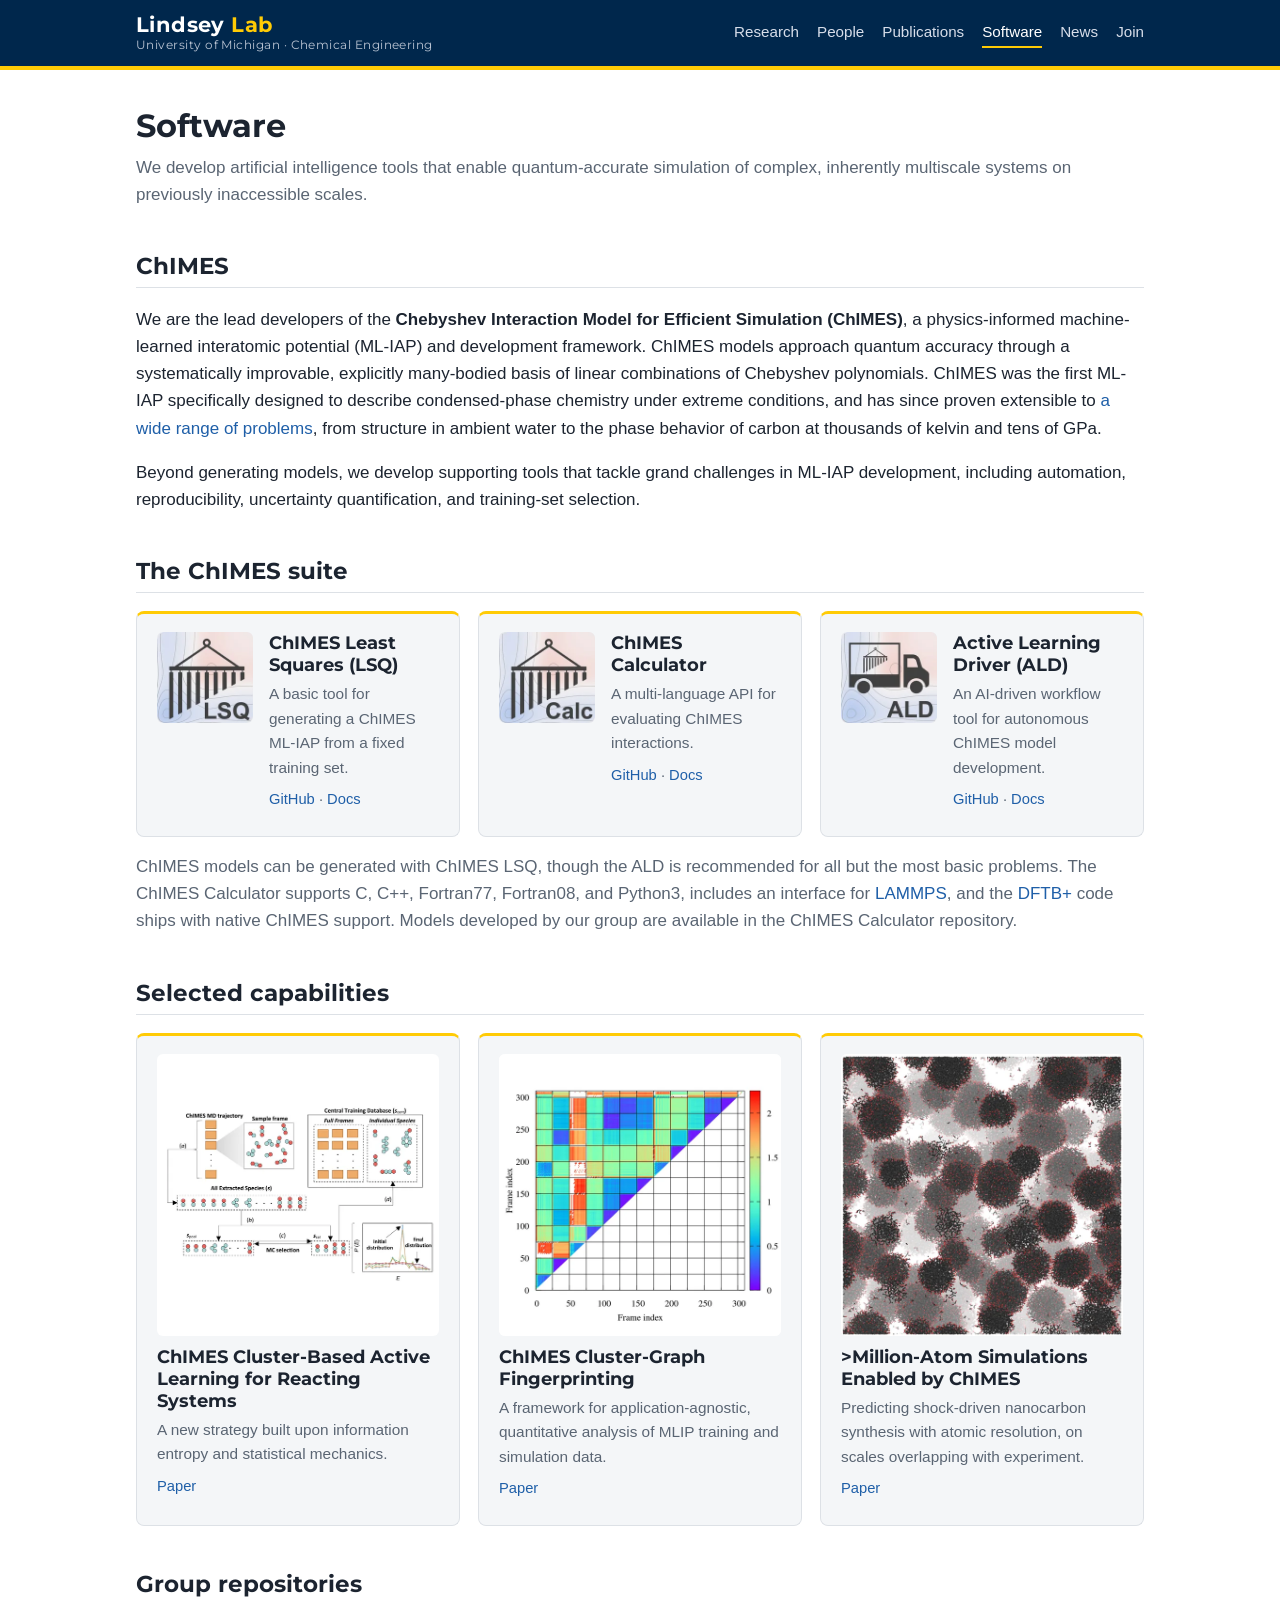
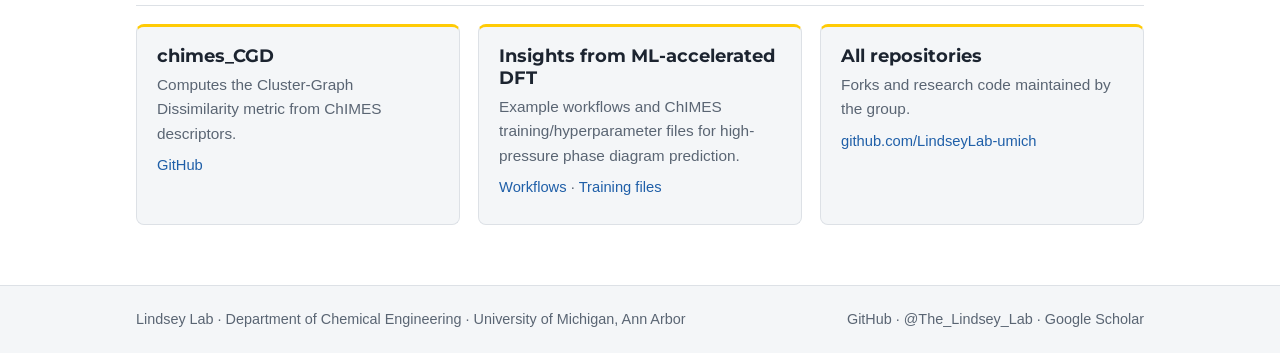
<file: software.html>
<!doctype html>
<html lang="en">
<head>
  <meta charset="utf-8">
  <meta name="viewport" content="width=device-width, initial-scale=1">
  <title>Software | Lindsey Lab</title>
  <link rel="preconnect" href="https://fonts.googleapis.com">
  <link rel="preconnect" href="https://fonts.gstatic.com" crossorigin>
  <link href="https://fonts.googleapis.com/css2?family=Montserrat:wght@600;700;800&display=swap" rel="stylesheet">
  <link rel="stylesheet" href="css/style.css">
</head>
<body>

<header class="site-header">
  <div class="wrap">
    <a class="brand" href="index.html">Lindsey <span>Lab</span><small>University of Michigan &middot; Chemical Engineering</small></a>
    <nav class="site-nav">
      <a href="index.html">Research</a>
      <a href="people.html">People</a>
      <a href="publications.html">Publications</a>
      <a href="software.html" aria-current="page">Software</a>
      <a href="news.html">News</a>
      <a href="join.html">Join</a>
    </nav>
  </div>
</header>

<main>
  <div class="wrap">

    <h1 class="page-title">Software</h1>
    <p class="lead">
      We develop artificial intelligence tools that enable quantum-accurate simulation of complex, inherently
      multiscale systems on previously inaccessible scales.
    </p>

    <h2>ChIMES</h2>
    <p>
      We are the lead developers of the <strong>Chebyshev Interaction Model for Efficient Simulation (ChIMES)</strong>,
      a physics-informed machine-learned interatomic potential (ML-IAP) and development framework. ChIMES models
      approach quantum accuracy through a systematically improvable, explicitly many-bodied basis of linear
      combinations of Chebyshev polynomials. ChIMES was the first ML-IAP specifically designed to describe
      condensed-phase chemistry under extreme conditions, and has since proven extensible to
      <a href="publications.html">a wide range of problems</a>, from structure in ambient water to the phase
      behavior of carbon at thousands of kelvin and tens of GPa.
    </p>
    <p>
      Beyond generating models, we develop supporting tools that tackle grand challenges in ML-IAP development,
      including automation, reproducibility, uncertainty quantification, and training-set selection.
    </p>

    <h2>The ChIMES suite</h2>
    <div class="grid">
      <div class="card tool">
        <img src="img/software/chimes-lsq.webp" alt="ChIMES Least Squares (LSQ) logo" loading="lazy">
        <div>
          <h3>ChIMES Least Squares (LSQ)</h3>
          <p>A basic tool for generating a ChIMES ML-IAP from a fixed training set.</p>
          <p class="links"><a href="https://github.com/rk-lindsey/chimes_lsq">GitHub</a> &middot; <a href="https://chimes-lsq.readthedocs.io/en/latest/">Docs</a></p>
        </div>
      </div>
      <div class="card tool">
        <img src="img/software/chimes-calculator.webp" alt="ChIMES Calculator logo" loading="lazy">
        <div>
          <h3>ChIMES Calculator</h3>
          <p>A multi-language API for evaluating ChIMES interactions.</p>
          <p class="links"><a href="https://github.com/rk-lindsey/chimes_calculator">GitHub</a> &middot; <a href="https://chimes-calculator.readthedocs.io/en/latest/">Docs</a></p>
        </div>
      </div>
      <div class="card tool">
        <img src="img/software/chimes-ald.webp" alt="Active Learning Driver (ALD) logo" loading="lazy">
        <div>
          <h3>Active Learning Driver (ALD)</h3>
          <p>An AI-driven workflow tool for autonomous ChIMES model development.</p>
          <p class="links"><a href="https://github.com/rk-lindsey/al_driver">GitHub</a> &middot; <a href="https://al-driver.readthedocs.io/en/latest/">Docs</a></p>
        </div>
      </div>
    </div>
    <p class="muted" style="margin-top:16px">
      ChIMES models can be generated with ChIMES LSQ, though the ALD is recommended for all but the most basic
      problems. The ChIMES Calculator supports C, C++, Fortran77, Fortran08, and Python3, includes an interface
      for <a href="https://www.lammps.org/">LAMMPS</a>, and the <a href="https://dftbplus.org/">DFTB+</a> code ships
      with native ChIMES support. Models developed by our group are available in the ChIMES Calculator repository.
    </p>

    <h2>Selected capabilities</h2>
    <div class="grid">
      <div class="card feature">
        <img src="img/software/active-learning.webp" alt="" loading="lazy">
        <h3>ChIMES Cluster-Based Active Learning for Reacting Systems</h3>
        <p>A new strategy built upon information entropy and statistical mechanics.</p>
        <p class="links"><a href="https://doi.org/10.1063/5.0021965">Paper</a></p>
      </div>
      <div class="card feature">
        <img src="img/software/cluster-graph.webp" alt="" loading="lazy">
        <h3>ChIMES Cluster-Graph Fingerprinting</h3>
        <p>A framework for application-agnostic, quantitative analysis of MLIP training and simulation data.</p>
        <p class="links"><a href="https://doi.org/10.1021/acs.jcim.5c02179">Paper</a></p>
      </div>
      <div class="card feature">
        <img src="img/software/million-atom.webp" alt="" loading="lazy">
        <h3>&gt;Million-Atom Simulations Enabled by ChIMES</h3>
        <p>Predicting shock-driven nanocarbon synthesis with atomic resolution, on scales overlapping with experiment.</p>
        <p class="links"><a href="https://doi.org/10.1038/s41467-022-29024-x">Paper</a></p>
      </div>
    </div>

    <h2>Group repositories</h2>
    <div class="grid">
      <div class="card">
        <h3>chimes_CGD</h3>
        <p>Computes the Cluster-Graph Dissimilarity metric from ChIMES descriptors.</p>
        <p class="links"><a href="https://github.com/LindseyLab-umich/chimes_CGD">GitHub</a></p>
      </div>
      <div class="card">
        <h3>Insights from ML-accelerated DFT</h3>
        <p>Example workflows and ChIMES training/hyperparameter files for high-pressure phase diagram prediction.</p>
        <p class="links">
          <a href="https://github.com/LindseyLab-umich/Insights_from_ML_Accel_DFT-Workflows">Workflows</a> &middot;
          <a href="https://github.com/LindseyLab-umich/Insights_from_ML_Accel_DFT-ChIMES_Training_Files">Training files</a>
        </p>
      </div>
      <div class="card">
        <h3>All repositories</h3>
        <p>Forks and research code maintained by the group.</p>
        <p class="links"><a href="https://github.com/LindseyLab-umich">github.com/LindseyLab-umich</a></p>
      </div>
    </div>

  </div>
</main>

<footer class="site-footer">
  <div class="wrap">
    <span>Lindsey Lab &middot; Department of Chemical Engineering &middot; University of Michigan, Ann Arbor</span>
    <span>
      <a href="https://github.com/LindseyLab-umich">GitHub</a> &middot;
      <a href="https://x.com/The_Lindsey_Lab">@The_Lindsey_Lab</a> &middot;
      <a href="https://scholar.google.com/citations?user=S1kLwmQAAAAJ">Google Scholar</a>
    </span>
  </div>
</footer>

</body>
</html>
</file>
<file: css/style.css>
:root {
  --blue: #00274c;
  --maize: #ffcb05;
  --bg: #ffffff;
  --bg-alt: #f4f6f8;
  --text: #1c2430;
  --muted: #5a6573;
  --border: #dde1e6;
  --link: #1f5fa8;
  --header-bg: var(--blue);
  --max: 1040px;
  --radius: 8px;
  --head-font: "Montserrat", -apple-system, BlinkMacSystemFont, "Segoe UI", Roboto, Arial, sans-serif;
}

@media (prefers-color-scheme: dark) {
  :root {
    --bg: #0f141b;
    --bg-alt: #161d27;
    --text: #e3e7ec;
    --muted: #9aa5b3;
    --border: #2a3441;
    --link: #8cb8ec;
    --header-bg: #0a1a2e;
  }
}

* { box-sizing: border-box; }
html { -webkit-text-size-adjust: 100%; }

body {
  margin: 0;
  background: var(--bg);
  color: var(--text);
  font-family: -apple-system, BlinkMacSystemFont, "Segoe UI", Roboto, "Helvetica Neue", Arial, sans-serif;
  font-size: 17px;
  line-height: 1.6;
}

a { color: var(--link); text-decoration: none; }
a:hover { text-decoration: underline; }
img { max-width: 100%; height: auto; display: block; }

h1, h2, h3 { font-family: var(--head-font); line-height: 1.25; }

.wrap { max-width: var(--max); margin: 0 auto; padding: 0 16px; }

/* ---------- header / nav ---------- */

.site-header {
  background: var(--header-bg);
  border-bottom: 4px solid var(--maize);
}
.site-header .wrap {
  display: flex;
  flex-wrap: wrap;
  align-items: center;
  justify-content: space-between;
  gap: 8px 24px;
  padding-top: 14px;
  padding-bottom: 14px;
}
.brand {
  font-family: var(--head-font);
  color: #fff;
  font-weight: 700;
  font-size: 1.3rem;
  letter-spacing: 0.02em;
  line-height: 1.1;
}
.brand:hover { text-decoration: none; }
.brand span { color: var(--maize); }
.brand small {
  display: block;
  font-weight: 400;
  font-size: 0.72rem;
  letter-spacing: 0.04em;
  color: #b9c4d3;
  margin-top: 2px;
}
.site-nav { display: flex; flex-wrap: wrap; gap: 4px 18px; }
.site-nav a {
  color: #d7deea;
  font-size: 0.95rem;
  padding: 2px 0;
  border-bottom: 2px solid transparent;
}
.site-nav a:hover { color: #fff; text-decoration: none; }
.site-nav a[aria-current="page"] { color: #fff; border-bottom-color: var(--maize); }

/* ---------- hero ---------- */

.hero {
  background: var(--bg-alt);
  border-bottom: 1px solid var(--border);
  padding: 44px 0;
}
.hero .wrap {
  display: grid;
  grid-template-columns: 1.1fr 1fr;
  gap: 36px;
  align-items: center;
}
.hero h1 { margin: 0 0 10px; font-size: clamp(1.6rem, 3.6vw, 2.3rem); }
.hero .tagline { margin: 0 0 16px; color: var(--muted); font-size: 1.1rem; font-style: italic; }
.hero p { margin: 0 0 12px; }
.hero figure { margin: 0; }
.hero img { border-radius: var(--radius); width: 100%; }
.hero figcaption { color: var(--muted); font-size: 0.85rem; margin-top: 6px; }

@media (max-width: 760px) {
  .hero .wrap { grid-template-columns: 1fr; }
}

/* ---------- content ---------- */

main { padding: 36px 0 60px; }

h2 {
  margin: 44px 0 18px;
  font-size: 1.45rem;
  padding-bottom: 6px;
  border-bottom: 1px solid var(--border);
}
h2:first-child { margin-top: 0; }
h3 { margin: 0 0 6px; font-size: 1.1rem; }

.page-title { margin: 0 0 8px; font-size: 2rem; }
.lead { color: var(--muted); margin: 0 0 28px; }
.muted { color: var(--muted); }

.grid {
  display: grid;
  grid-template-columns: repeat(auto-fill, minmax(280px, 1fr));
  gap: 18px;
}
.card {
  background: var(--bg-alt);
  border: 1px solid var(--border);
  border-top: 3px solid var(--maize);
  border-radius: var(--radius);
  padding: 18px 20px;
}
.card p { margin: 0 0 6px; color: var(--muted); font-size: 0.96rem; }
.card .links { margin-top: 8px; font-size: 0.92rem; }

/* research thrusts: image beside text, alternating */
.thrust {
  display: grid;
  grid-template-columns: 300px 1fr;
  gap: 28px;
  align-items: start;
  margin: 0 0 36px;
}
.thrust:nth-of-type(even) { grid-template-columns: 1fr 300px; }
.thrust:nth-of-type(even) .thrust-img { order: 2; }
.thrust-img { display: grid; gap: 10px; }
.thrust-img img { border-radius: var(--radius); border: 1px solid var(--border); background: #fff; }
.thrust h3 { font-size: 1.2rem; margin-bottom: 8px; }
.thrust .num { color: var(--maize); font-weight: 800; margin-right: 6px; -webkit-text-stroke: 0.5px var(--blue); }
.thrust p { margin: 0 0 10px; }

@media (max-width: 760px) {
  .thrust, .thrust:nth-of-type(even) { grid-template-columns: 1fr; }
  .thrust:nth-of-type(even) .thrust-img { order: 0; }
}

/* ---------- people ---------- */

.pi {
  display: grid;
  grid-template-columns: 260px 1fr;
  gap: 28px;
  align-items: start;
}
.pi img { border-radius: var(--radius); width: 100%; }
.role { color: var(--muted); margin: 0 0 12px; }
.cv { display: grid; grid-template-columns: repeat(auto-fit, minmax(280px, 1fr)); gap: 8px 32px; margin-top: 20px; }
.cv h3 { font-size: 1rem; margin: 12px 0 6px; }
.cv ul { margin: 0; padding-left: 18px; font-size: 0.95rem; }
.cv li { margin-bottom: 4px; }

@media (max-width: 680px) {
  .pi { grid-template-columns: 1fr; }
  .pi img { max-width: 260px; }
}

.member { display: flex; flex-direction: column; padding: 0; overflow: hidden; }
.member .photo {
  aspect-ratio: 1;
  width: 100%;
  object-fit: cover;
  object-position: center 25%;
  background: var(--border);
}
.member .initials {
  aspect-ratio: 1;
  display: flex;
  align-items: center;
  justify-content: center;
  font-family: var(--head-font);
  font-size: 3rem;
  font-weight: 700;
  color: var(--muted);
  background: var(--border);
}
.member .body { padding: 14px 18px 18px; }
.member h3 { margin-bottom: 2px; }
.member .edu { font-size: 0.88rem; }
.member details { margin-top: 8px; font-size: 0.92rem; }
.member summary { cursor: pointer; color: var(--link); }
.member details p { margin-top: 6px; }
.member blockquote { margin: 6px 0; font-style: italic; color: var(--text); font-size: 0.92rem; }

.grid.people { grid-template-columns: repeat(auto-fill, minmax(230px, 1fr)); }
.grid.alumni .member .photo, .grid.alumni .member .initials { aspect-ratio: 4 / 3; }

/* ---------- publications ---------- */

.pubs { list-style: none; padding: 0; margin: 0; }
.pubs li {
  display: grid;
  grid-template-columns: 140px 1fr;
  gap: 18px;
  padding: 14px 0;
  border-bottom: 1px solid var(--border);
}
.pubs li.noimg { grid-template-columns: 1fr; }
.pubs .thumb img {
  width: 140px;
  height: 100px;
  object-fit: contain;
  background: #fff;
  border: 1px solid var(--border);
  border-radius: 4px;
}
.pubs .title { font-weight: 600; }
.pubs .authors { color: var(--muted); font-size: 0.94rem; }
.pubs .authors u { color: var(--text); text-decoration-color: var(--maize); text-decoration-thickness: 2px; }
.pubs .venue { font-size: 0.94rem; }
.year { margin: 32px 0 4px; font-size: 1.15rem; color: var(--muted); }

@media (max-width: 560px) {
  .pubs li { grid-template-columns: 1fr; }
  .pubs .thumb { display: none; }
}

/* ---------- news ---------- */

.news { list-style: none; padding: 0; margin: 0; }
.news li {
  display: grid;
  grid-template-columns: 220px 1fr;
  gap: 20px;
  padding: 18px 0;
  border-bottom: 1px solid var(--border);
}
.news li.noimg { grid-template-columns: 1fr; }
.news img { border-radius: var(--radius); width: 220px; aspect-ratio: 4 / 3; object-fit: cover; }
.news h3 { font-size: 1.05rem; }
.news p { margin: 0 0 6px; font-size: 0.96rem; }
.news .date { color: var(--muted); font-size: 0.85rem; text-transform: uppercase; letter-spacing: 0.05em; }

@media (max-width: 600px) {
  .news li { grid-template-columns: 1fr; }
  .news img { width: 100%; }
}

/* ---------- software ---------- */

.tool { display: grid; grid-template-columns: 96px 1fr; gap: 16px; align-items: start; }
.tool img { border-radius: 6px; }

.feature img { border-radius: 6px; margin-bottom: 10px; aspect-ratio: 1; object-fit: contain; background: #fff; width: 100%; }

/* ---------- footer ---------- */

.site-footer {
  border-top: 1px solid var(--border);
  background: var(--bg-alt);
  color: var(--muted);
  font-size: 0.9rem;
  padding: 22px 0;
}
.site-footer .wrap { display: flex; flex-wrap: wrap; justify-content: space-between; gap: 8px 24px; }
.site-footer a { color: var(--muted); }
.site-footer a:hover { color: var(--link); }
</file>
